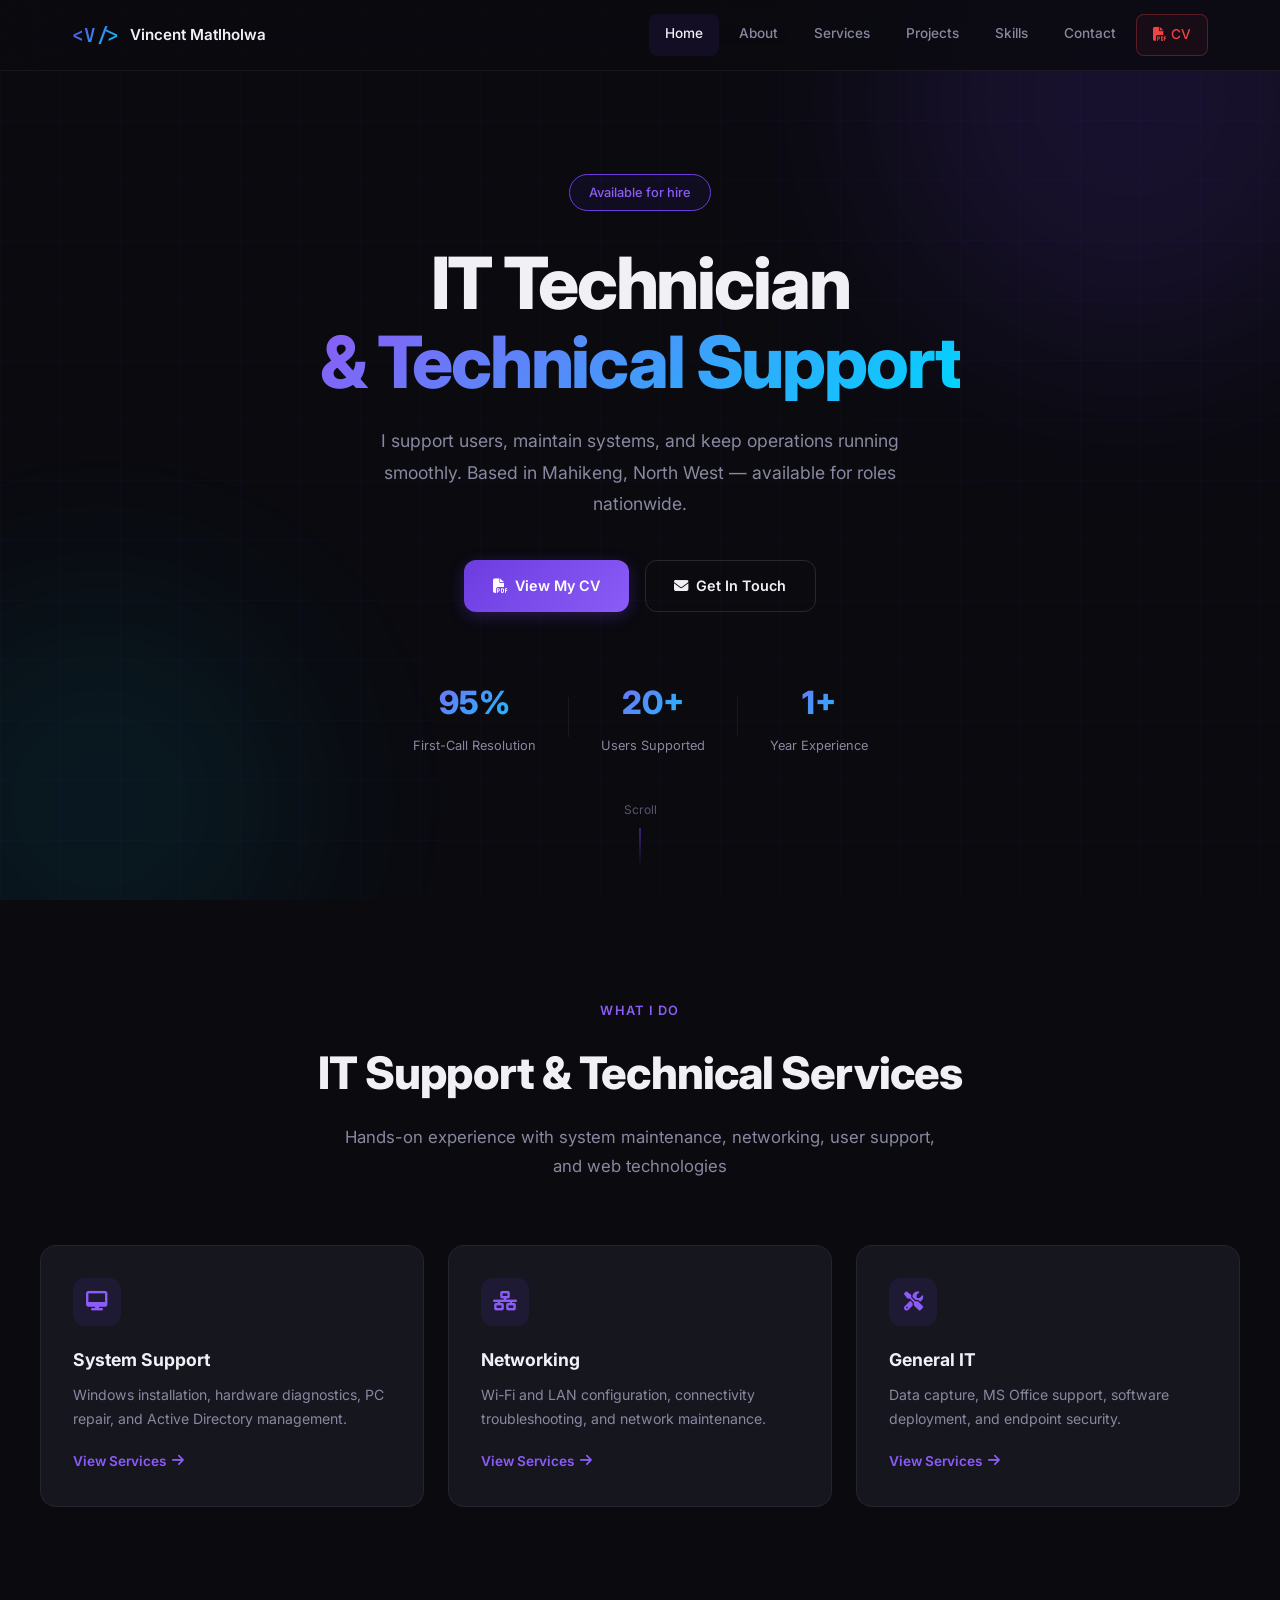
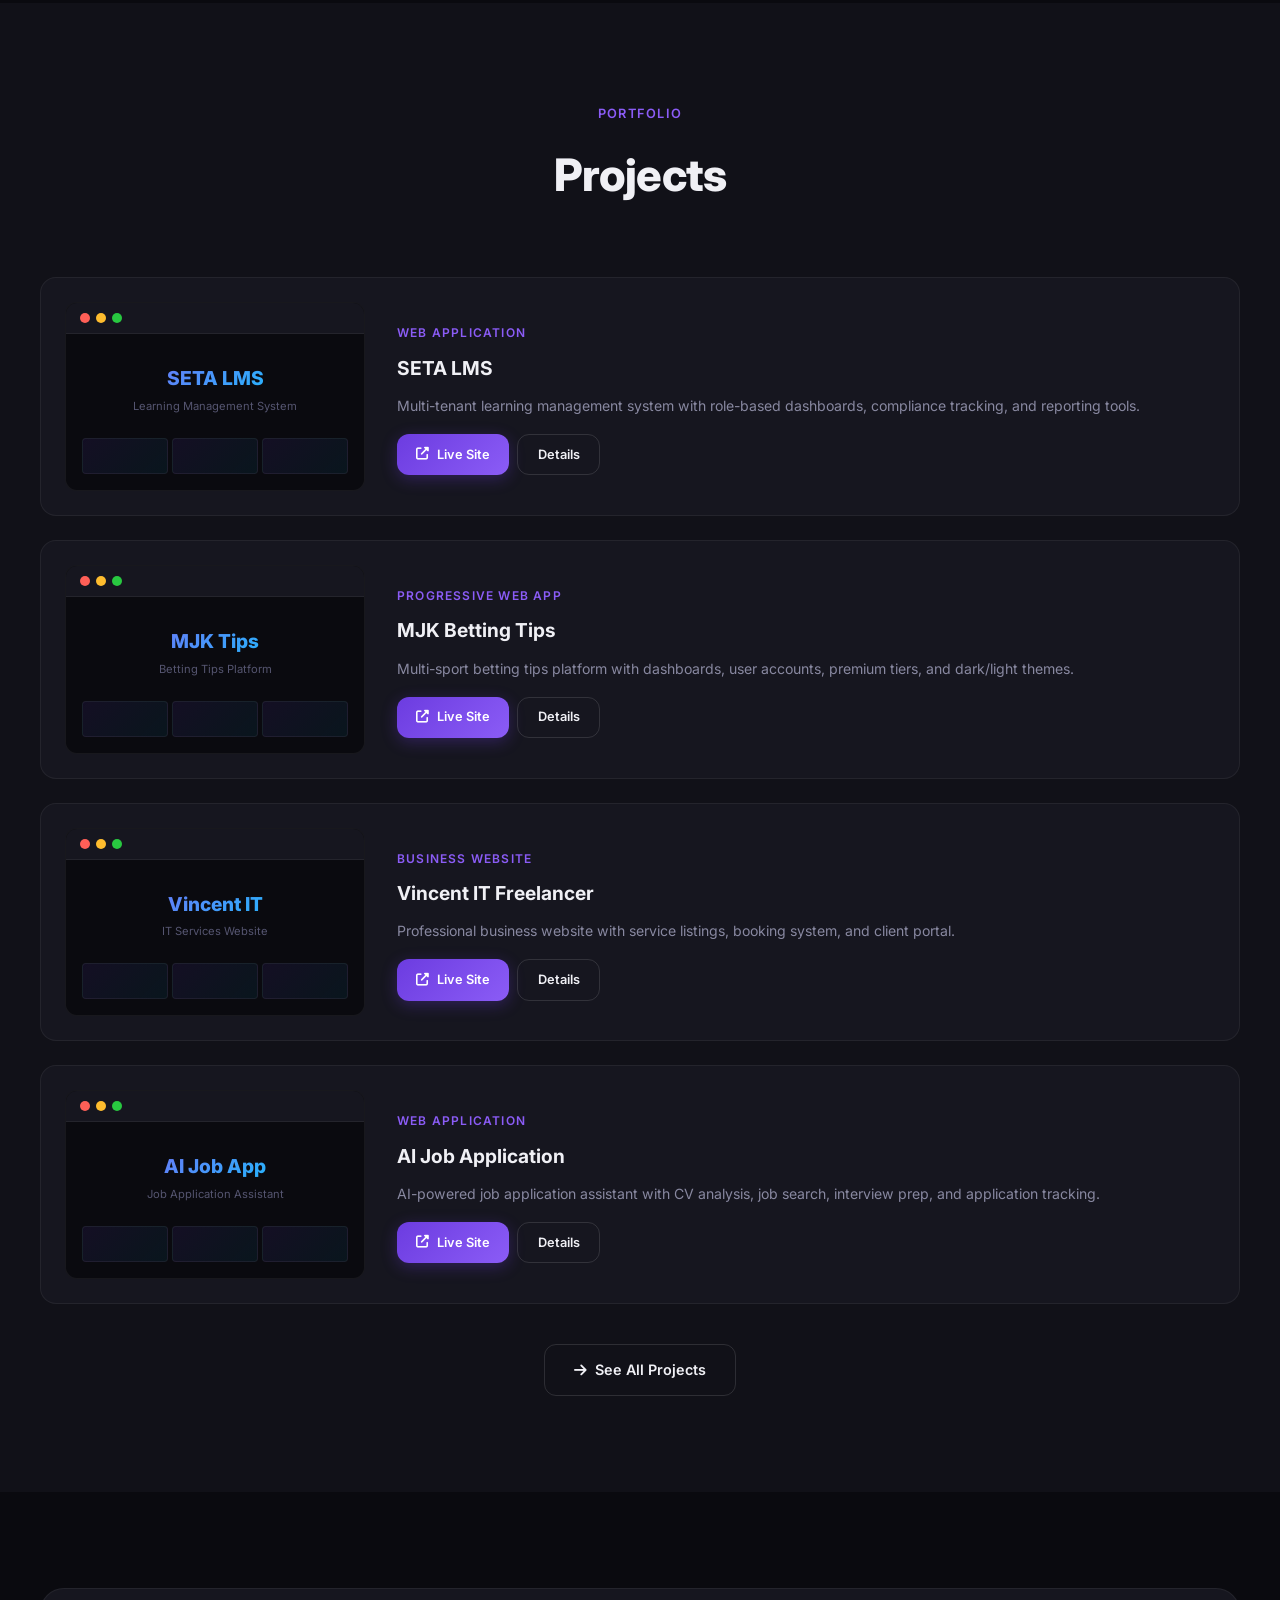
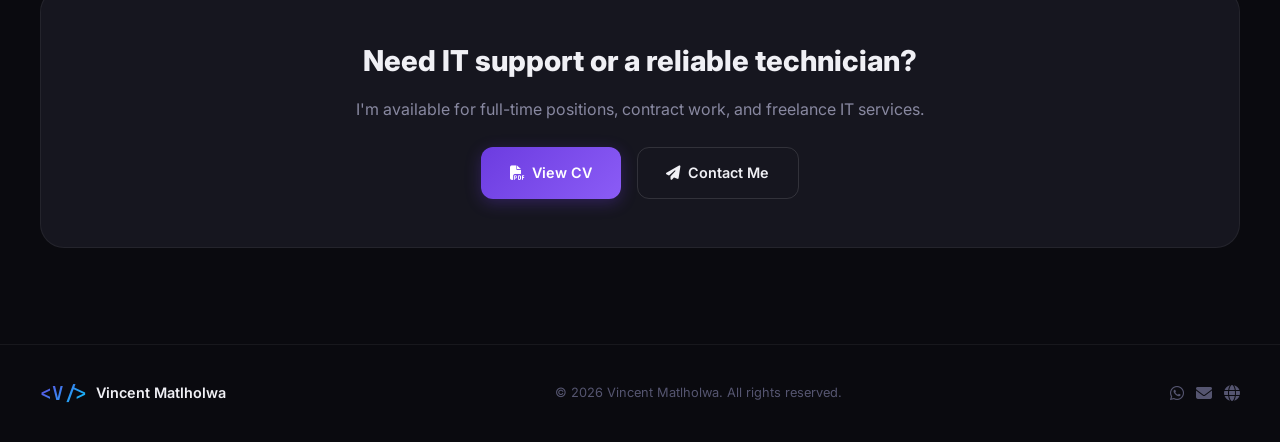
<file: index.html>
<!DOCTYPE html>
<html lang="en">
<head>
    <meta charset="UTF-8">
    <meta name="viewport" content="width=device-width, initial-scale=1.0">
    <title>Vincent Matlholwa — IT Technician</title>
    <meta name="description" content="IT technician providing technical support, system maintenance, and network administration. Based in Mahikeng, South Africa.">
    <meta name="theme-color" content="#6c3ce0">
    <link rel="preconnect" href="https://fonts.googleapis.com">
    <link rel="preconnect" href="https://fonts.gstatic.com" crossorigin>
    <link href="https://fonts.googleapis.com/css2?family=Inter:wght@300;400;500;600;700;800;900&family=JetBrains+Mono:wght@400;600&display=swap" rel="stylesheet">
    <link rel="stylesheet" href="https://cdnjs.cloudflare.com/ajax/libs/font-awesome/6.5.1/css/all.min.css">
    <link rel="stylesheet" href="styles.css">
</head>
<body>

<nav class="navbar" id="navbar">
    <div class="nav-container">
        <a href="index.html" class="nav-logo">
            <span class="logo-icon">&lt;V/&gt;</span>
            <span class="logo-text">Vincent Matlholwa</span>
        </a>
        <div class="nav-links" id="navLinks">
            <a href="index.html" class="nav-link active">Home</a>
            <a href="about.html" class="nav-link">About</a>
            <a href="services.html" class="nav-link">Services</a>
            <a href="projects.html" class="nav-link">Projects</a>
            <a href="skills.html" class="nav-link">Skills</a>
            <a href="contact.html" class="nav-link">Contact</a>
            <a href="CV_Matlholwa.MV.pdf" target="_blank" class="nav-link nav-link-cv"><i class="fas fa-file-pdf"></i> CV</a>
        </div>
        <button class="nav-toggle" id="navToggle" aria-label="Toggle menu">
            <span></span><span></span><span></span>
        </button>
    </div>
</nav>

<section class="hero" id="hero">
    <div class="hero-bg">
        <div class="hero-grid"></div>
        <div class="hero-glow hero-glow-1"></div>
        <div class="hero-glow hero-glow-2"></div>
    </div>
    <div class="hero-content">
        <div class="hero-badge">Available for hire</div>
        <h1 class="hero-title">
            <span class="hero-line">IT Technician</span>
            <span class="hero-line gradient-text">& Technical Support</span>
        </h1>
        <p class="hero-desc">I support users, maintain systems, and keep operations running smoothly. Based in Mahikeng, North West — available for roles nationwide.</p>
        <div class="hero-actions">
            <a href="CV_Matlholwa.MV.pdf" target="_blank" class="btn btn-primary"><i class="fas fa-file-pdf"></i> View My CV</a>
            <a href="contact.html" class="btn btn-outline"><i class="fas fa-envelope"></i> Get In Touch</a>
        </div>
        <div class="hero-stats">
            <div class="stat">
                <span class="stat-number">95%</span>
                <span class="stat-label">First-Call Resolution</span>
            </div>
            <div class="stat-divider"></div>
            <div class="stat">
                <span class="stat-number">20+</span>
                <span class="stat-label">Users Supported</span>
            </div>
            <div class="stat-divider"></div>
            <div class="stat">
                <span class="stat-number">1+</span>
                <span class="stat-label">Year Experience</span>
            </div>
        </div>
    </div>
    <div class="scroll-indicator">
        <span>Scroll</span>
        <div class="scroll-line"></div>
    </div>
</section>

<section class="section">
    <div class="container">
        <div class="section-header">
            <span class="section-tag">What I Do</span>
            <h2 class="section-title">IT Support & Technical Services</h2>
            <p class="section-subtitle">Hands-on experience with system maintenance, networking, user support, and web technologies</p>
        </div>
        <div class="home-cards">
            <a href="services.html" class="home-card">
                <div class="home-card-icon"><i class="fas fa-desktop"></i></div>
                <h3>System Support</h3>
                <p>Windows installation, hardware diagnostics, PC repair, and Active Directory management.</p>
                <span class="home-card-link">View Services <i class="fas fa-arrow-right"></i></span>
            </a>
            <a href="services.html" class="home-card">
                <div class="home-card-icon"><i class="fas fa-network-wired"></i></div>
                <h3>Networking</h3>
                <p>Wi-Fi and LAN configuration, connectivity troubleshooting, and network maintenance.</p>
                <span class="home-card-link">View Services <i class="fas fa-arrow-right"></i></span>
            </a>
            <a href="services.html" class="home-card">
                <div class="home-card-icon"><i class="fas fa-tools"></i></div>
                <h3>General IT</h3>
                <p>Data capture, MS Office support, software deployment, and endpoint security.</p>
                <span class="home-card-link">View Services <i class="fas fa-arrow-right"></i></span>
            </a>
        </div>
    </div>
</section>

<section class="section section-dark">
    <div class="container">
        <div class="section-header">
            <span class="section-tag">Portfolio</span>
            <h2 class="section-title">Projects</h2>
        </div>
        <div class="home-projects">
            <div class="home-project-card">
                <div class="home-project-mockup">
                    <div class="mockup-bar"><span class="dot red"></span><span class="dot yellow"></span><span class="dot green"></span></div>
                    <div class="mockup-body-compact">
                        <div class="mpc-hero">
                            <div class="mpc-title gradient-text">SETA LMS</div>
                            <div class="mpc-sub">Learning Management System</div>
                        </div>
                        <div class="mpc-cards"><div class="mpc"></div><div class="mpc"></div><div class="mpc"></div></div>
                    </div>
                </div>
                <div class="home-project-info">
                    <span class="project-type">Web Application</span>
                    <h3>SETA LMS</h3>
                    <p>Multi-tenant learning management system with role-based dashboards, compliance tracking, and reporting tools.</p>
                    <div class="home-project-links">
                        <a href="https://seta-lms.onrender.com" target="_blank" class="btn btn-sm btn-primary"><i class="fas fa-external-link-alt"></i> Live Site</a>
                        <a href="projects.html" class="btn btn-sm btn-outline">Details</a>
                    </div>
                </div>
            </div>
            <div class="home-project-card">
                <div class="home-project-mockup">
                    <div class="mockup-bar"><span class="dot red"></span><span class="dot yellow"></span><span class="dot green"></span></div>
                    <div class="mockup-body-compact">
                        <div class="mpc-hero">
                            <div class="mpc-title gradient-text">MJK Tips</div>
                            <div class="mpc-sub">Betting Tips Platform</div>
                        </div>
                        <div class="mpc-cards"><div class="mpc"></div><div class="mpc"></div><div class="mpc"></div></div>
                    </div>
                </div>
                <div class="home-project-info">
                    <span class="project-type">Progressive Web App</span>
                    <h3>MJK Betting Tips</h3>
                    <p>Multi-sport betting tips platform with dashboards, user accounts, premium tiers, and dark/light themes.</p>
                    <div class="home-project-links">
                        <a href="https://mjkbettingtips.onrender.com" target="_blank" class="btn btn-sm btn-primary"><i class="fas fa-external-link-alt"></i> Live Site</a>
                        <a href="projects.html" class="btn btn-sm btn-outline">Details</a>
                    </div>
                </div>
            </div>
            <div class="home-project-card">
                <div class="home-project-mockup">
                    <div class="mockup-bar"><span class="dot red"></span><span class="dot yellow"></span><span class="dot green"></span></div>
                    <div class="mockup-body-compact">
                        <div class="mpc-hero">
                            <div class="mpc-title gradient-text">Vincent IT</div>
                            <div class="mpc-sub">IT Services Website</div>
                        </div>
                        <div class="mpc-cards"><div class="mpc"></div><div class="mpc"></div><div class="mpc"></div></div>
                    </div>
                </div>
                <div class="home-project-info">
                    <span class="project-type">Business Website</span>
                    <h3>Vincent IT Freelancer</h3>
                    <p>Professional business website with service listings, booking system, and client portal.</p>
                    <div class="home-project-links">
                        <a href="https://vincent-it-freelancer.onrender.com" target="_blank" class="btn btn-sm btn-primary"><i class="fas fa-external-link-alt"></i> Live Site</a>
                        <a href="projects.html" class="btn btn-sm btn-outline">Details</a>
                    </div>
                </div>
            </div>
            <div class="home-project-card">
                <div class="home-project-mockup">
                    <div class="mockup-bar"><span class="dot red"></span><span class="dot yellow"></span><span class="dot green"></span></div>
                    <div class="mockup-body-compact">
                        <div class="mpc-hero">
                            <div class="mpc-title gradient-text">AI Job App</div>
                            <div class="mpc-sub">Job Application Assistant</div>
                        </div>
                        <div class="mpc-cards"><div class="mpc"></div><div class="mpc"></div><div class="mpc"></div></div>
                    </div>
                </div>
                <div class="home-project-info">
                    <span class="project-type">Web Application</span>
                    <h3>AI Job Application</h3>
                    <p>AI-powered job application assistant with CV analysis, job search, interview prep, and application tracking.</p>
                    <div class="home-project-links">
                        <a href="https://ai-job-application-p239.onrender.com" target="_blank" class="btn btn-sm btn-primary"><i class="fas fa-external-link-alt"></i> Live Site</a>
                        <a href="projects.html" class="btn btn-sm btn-outline">Details</a>
                    </div>
                </div>
            </div>
        </div>
        <div style="text-align:center;margin-top:2.5rem">
            <a href="projects.html" class="btn btn-outline"><i class="fas fa-arrow-right"></i> See All Projects</a>
        </div>
    </div>
</section>

<section class="section">
    <div class="container">
        <div class="cta-block">
            <h2>Need IT support or a reliable technician?</h2>
            <p>I'm available for full-time positions, contract work, and freelance IT services.</p>
            <div class="hero-actions" style="margin-bottom:0">
                <a href="CV_Matlholwa.MV.pdf" target="_blank" class="btn btn-primary"><i class="fas fa-file-pdf"></i> View CV</a>
                <a href="contact.html" class="btn btn-outline"><i class="fas fa-paper-plane"></i> Contact Me</a>
            </div>
        </div>
    </div>
</section>

<footer class="footer">
    <div class="container">
        <div class="footer-content">
            <div class="footer-brand">
                <span class="logo-icon">&lt;V/&gt;</span>
                <span>Vincent Matlholwa</span>
            </div>
            <p class="footer-copy">&copy; 2026 Vincent Matlholwa. All rights reserved.</p>
            <div class="footer-links">
                <a href="https://wa.me/27677834591" target="_blank"><i class="fab fa-whatsapp"></i></a>
                <a href="mailto:vincentmatlholwa@gmail.com"><i class="fas fa-envelope"></i></a>
                <a href="https://vincent-it-freelancer.onrender.com" target="_blank"><i class="fas fa-globe"></i></a>
            </div>
        </div>
    </div>
</footer>

<button class="scroll-top" id="scrollTop" aria-label="Scroll to top"><i class="fas fa-arrow-up"></i></button>
<script src="script.js"></script>
</body>
</html>
</file>
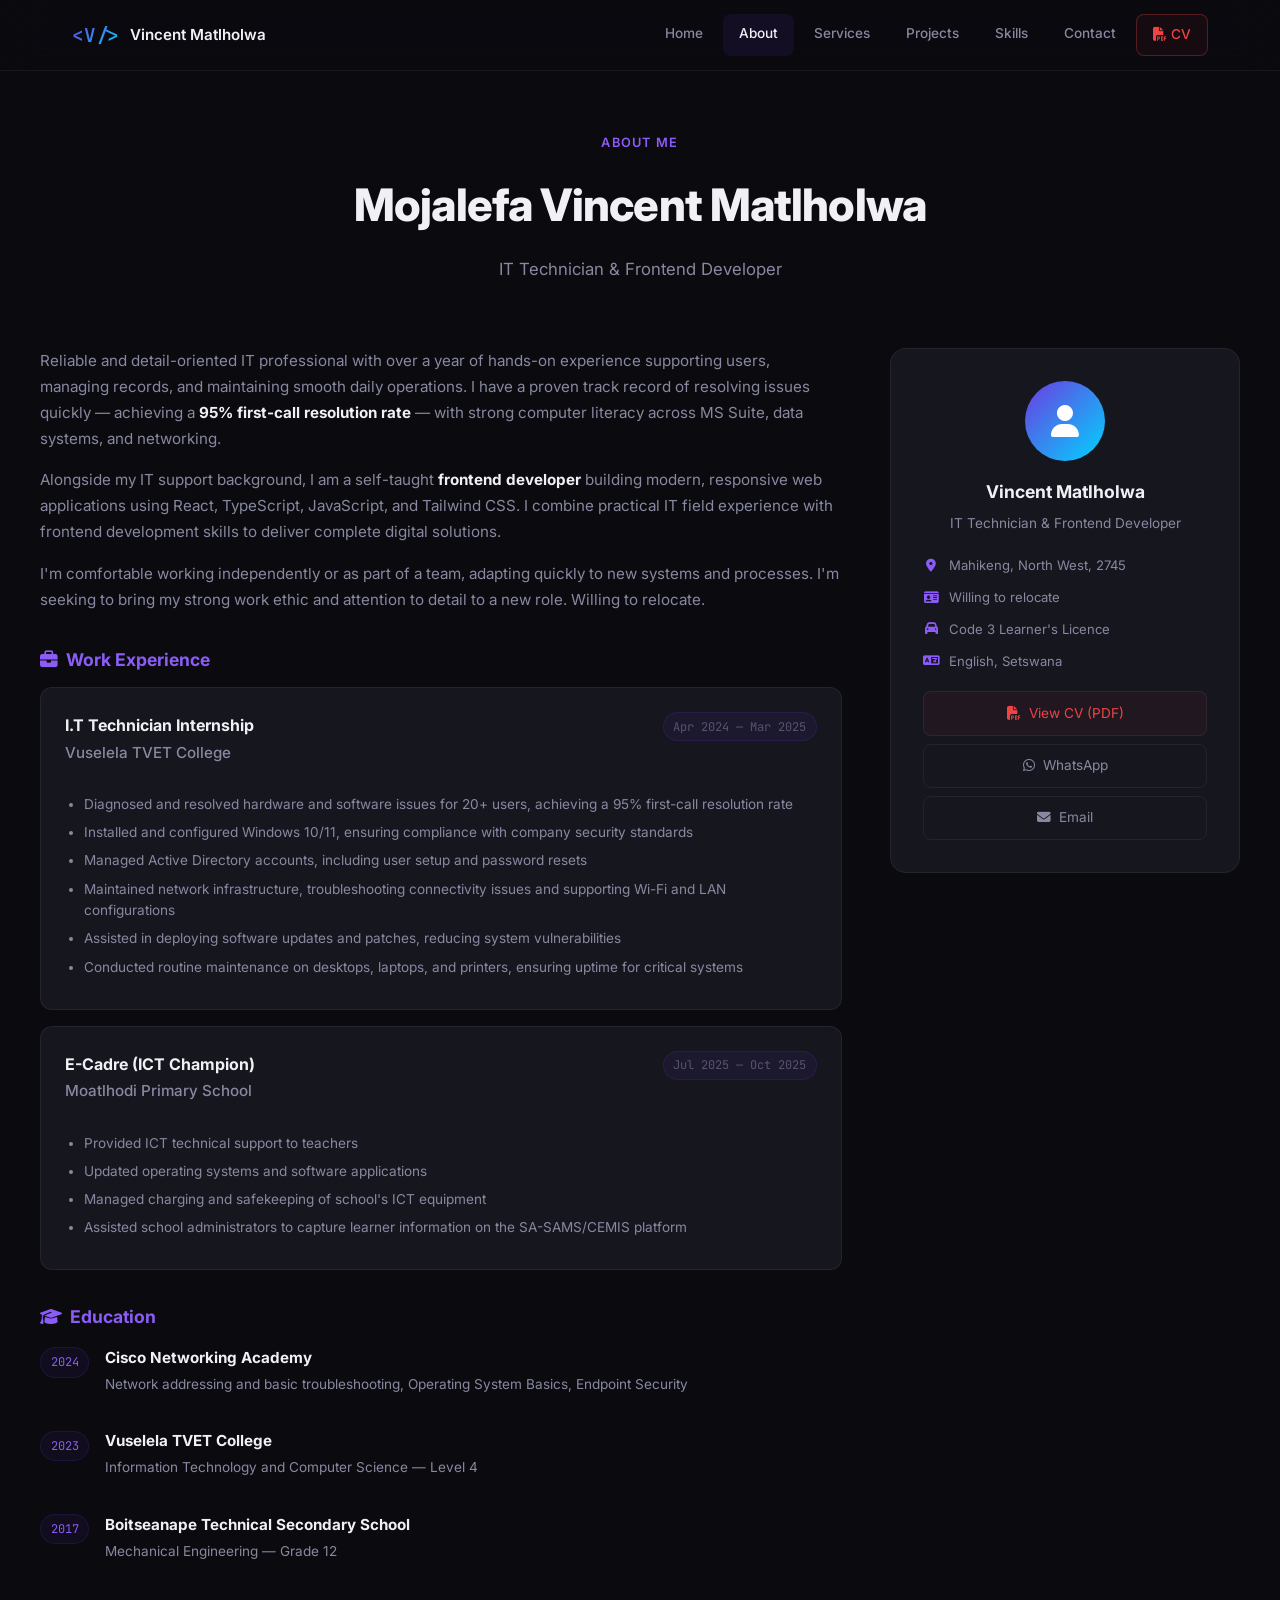
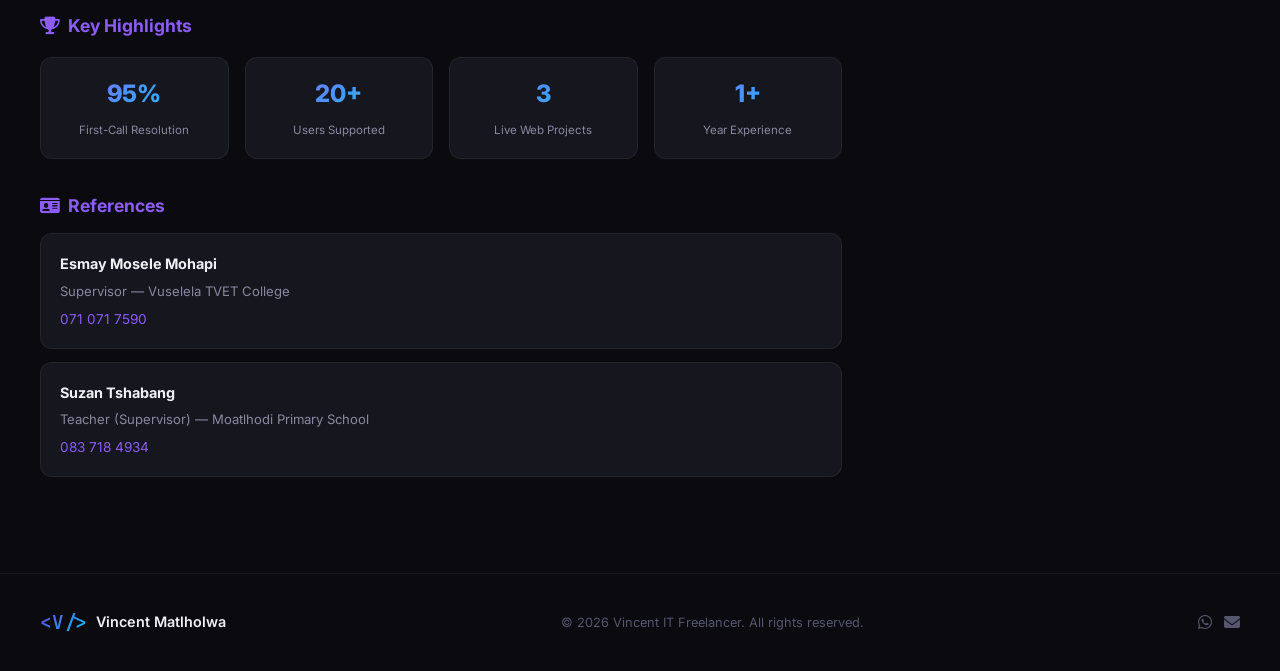
<file: about.html>
<!DOCTYPE html>
<html lang="en">
<head>
    <meta charset="UTF-8">
    <meta name="viewport" content="width=device-width, initial-scale=1.0">
    <title>About — Vincent Matlholwa</title>
    <meta name="description" content="About Vincent Matlholwa — IT technician, frontend developer, and technical support specialist based in Mahikeng, South Africa.">
    <link rel="preconnect" href="https://fonts.googleapis.com">
    <link rel="preconnect" href="https://fonts.gstatic.com" crossorigin>
    <link href="https://fonts.googleapis.com/css2?family=Inter:wght@300;400;500;600;700;800;900&family=JetBrains+Mono:wght@400;600&display=swap" rel="stylesheet">
    <link rel="stylesheet" href="https://cdnjs.cloudflare.com/ajax/libs/font-awesome/6.5.1/css/all.min.css">
    <link rel="stylesheet" href="styles.css">
</head>
<body>

<nav class="navbar" id="navbar">
    <div class="nav-container">
        <a href="index.html" class="nav-logo">
            <span class="logo-icon">&lt;V/&gt;</span>
            <span class="logo-text">Vincent Matlholwa</span>
        </a>
        <div class="nav-links" id="navLinks">
            <a href="index.html" class="nav-link">Home</a>
            <a href="about.html" class="nav-link active">About</a>
            <a href="services.html" class="nav-link">Services</a>
            <a href="projects.html" class="nav-link">Projects</a>
            <a href="skills.html" class="nav-link">Skills</a>
            <a href="contact.html" class="nav-link">Contact</a>
            <a href="CV_Matlholwa.MV.pdf" target="_blank" class="nav-link nav-link-cv"><i class="fas fa-file-pdf"></i> CV</a>
        </div>
        <button class="nav-toggle" id="navToggle" aria-label="Toggle menu">
            <span></span><span></span><span></span>
        </button>
    </div>
</nav>

<section class="section page-top">
    <div class="container">
        <div class="section-header">
            <span class="section-tag">About Me</span>
            <h2 class="section-title">Mojalefa Vincent Matlholwa</h2>
            <p class="section-subtitle">IT Technician & Frontend Developer</p>
        </div>
        <div class="about-grid">
            <div class="about-text">
                <p>Reliable and detail-oriented IT professional with over a year of hands-on experience supporting users, managing records, and maintaining smooth daily operations. I have a proven track record of resolving issues quickly — achieving a <strong>95% first-call resolution rate</strong> — with strong computer literacy across MS Suite, data systems, and networking.</p>
                <p>Alongside my IT support background, I am a self-taught <strong>frontend developer</strong> building modern, responsive web applications using React, TypeScript, JavaScript, and Tailwind CSS. I combine practical IT field experience with frontend development skills to deliver complete digital solutions.</p>
                <p>I'm comfortable working independently or as part of a team, adapting quickly to new systems and processes. I'm seeking to bring my strong work ethic and attention to detail to a new role. Willing to relocate.</p>

                <h2 class="about-heading"><i class="fas fa-briefcase"></i> Work Experience</h2>

                <div class="experience-card">
                    <div class="exp-header">
                        <div>
                            <h3>I.T Technician Internship</h3>
                            <p class="exp-company">Vuselela TVET College</p>
                        </div>
                        <span class="exp-date">Apr 2024 — Mar 2025</span>
                    </div>
                    <ul class="exp-list">
                        <li>Diagnosed and resolved hardware and software issues for 20+ users, achieving a 95% first-call resolution rate</li>
                        <li>Installed and configured Windows 10/11, ensuring compliance with company security standards</li>
                        <li>Managed Active Directory accounts, including user setup and password resets</li>
                        <li>Maintained network infrastructure, troubleshooting connectivity issues and supporting Wi-Fi and LAN configurations</li>
                        <li>Assisted in deploying software updates and patches, reducing system vulnerabilities</li>
                        <li>Conducted routine maintenance on desktops, laptops, and printers, ensuring uptime for critical systems</li>
                    </ul>
                </div>

                <div class="experience-card">
                    <div class="exp-header">
                        <div>
                            <h3>E-Cadre (ICT Champion)</h3>
                            <p class="exp-company">Moatlhodi Primary School</p>
                        </div>
                        <span class="exp-date">Jul 2025 — Oct 2025</span>
                    </div>
                    <ul class="exp-list">
                        <li>Provided ICT technical support to teachers</li>
                        <li>Updated operating systems and software applications</li>
                        <li>Managed charging and safekeeping of school's ICT equipment</li>
                        <li>Assisted school administrators to capture learner information on the SA-SAMS/CEMIS platform</li>
                    </ul>
                </div>

                <h2 class="about-heading"><i class="fas fa-graduation-cap"></i> Education</h2>

                <div class="education-list">
                    <div class="edu-item">
                        <div class="edu-year">2024</div>
                        <div>
                            <h3>Cisco Networking Academy</h3>
                            <p>Network addressing and basic troubleshooting, Operating System Basics, Endpoint Security</p>
                        </div>
                    </div>
                    <div class="edu-item">
                        <div class="edu-year">2023</div>
                        <div>
                            <h3>Vuselela TVET College</h3>
                            <p>Information Technology and Computer Science — Level 4</p>
                        </div>
                    </div>
                    <div class="edu-item">
                        <div class="edu-year">2017</div>
                        <div>
                            <h3>Boitseanape Technical Secondary School</h3>
                            <p>Mechanical Engineering — Grade 12</p>
                        </div>
                    </div>
                </div>

                <h2 class="about-heading"><i class="fas fa-trophy"></i> Key Highlights</h2>
                <div class="about-stats">
                    <div class="about-stat">
                        <span class="about-stat-num">95%</span>
                        <span class="about-stat-label">First-Call Resolution</span>
                    </div>
                    <div class="about-stat">
                        <span class="about-stat-num">20+</span>
                        <span class="about-stat-label">Users Supported</span>
                    </div>
                    <div class="about-stat">
                        <span class="about-stat-num">3</span>
                        <span class="about-stat-label">Live Web Projects</span>
                    </div>
                    <div class="about-stat">
                        <span class="about-stat-num">1+</span>
                        <span class="about-stat-label">Year Experience</span>
                    </div>
                </div>

                <h2 class="about-heading"><i class="fas fa-id-card"></i> References</h2>
                <div class="reference-list">
                    <div class="ref-item">
                        <strong>Esmay Mosele Mohapi</strong>
                        <p>Supervisor — Vuselela TVET College</p>
                        <a href="tel:0710717590">071 071 7590</a>
                    </div>
                    <div class="ref-item">
                        <strong>Suzan Tshabang</strong>
                        <p>Teacher (Supervisor) — Moatlhodi Primary School</p>
                        <a href="tel:0837184934">083 718 4934</a>
                    </div>
                </div>
            </div>

            <div class="about-card">
                <div class="about-card-inner">
                    <div class="about-avatar"><i class="fas fa-user"></i></div>
                    <h3>Vincent Matlholwa</h3>
                    <p class="about-role">IT Technician & Frontend Developer</p>
                    <div class="about-details">
                        <div class="about-detail"><i class="fas fa-map-marker-alt"></i><span>Mahikeng, North West, 2745</span></div>
                        <div class="about-detail"><i class="fas fa-id-card"></i><span>Willing to relocate</span></div>
                        <div class="about-detail"><i class="fas fa-car"></i><span>Code 3 Learner's Licence</span></div>
                        <div class="about-detail"><i class="fas fa-language"></i><span>English, Setswana</span></div>
                    </div>
                    <div class="about-links">
                        <a href="CV_Matlholwa.MV.pdf" target="_blank" class="about-link about-link-cv"><i class="fas fa-file-pdf"></i> View CV (PDF)</a>
                        <a href="https://wa.me/27677834591" target="_blank" class="about-link"><i class="fab fa-whatsapp"></i> WhatsApp</a>
                        <a href="mailto:vincentmatlholwa@gmail.com" class="about-link"><i class="fas fa-envelope"></i> Email</a>
                    </div>
                </div>
            </div>
        </div>
    </div>
</section>

<footer class="footer">
    <div class="container">
        <div class="footer-content">
            <div class="footer-brand">
                <span class="logo-icon">&lt;V/&gt;</span>
                <span>Vincent Matlholwa</span>
            </div>
            <p class="footer-copy">&copy; 2026 Vincent IT Freelancer. All rights reserved.</p>
            <div class="footer-links">
                <a href="https://wa.me/27677834591" target="_blank"><i class="fab fa-whatsapp"></i></a>
                <a href="mailto:vincentmatlholwa@gmail.com"><i class="fas fa-envelope"></i></a>
            </div>
        </div>
    </div>
</footer>

<button class="scroll-top" id="scrollTop" aria-label="Scroll to top"><i class="fas fa-arrow-up"></i></button>
<script src="script.js"></script>
</body>
</html>
</file>
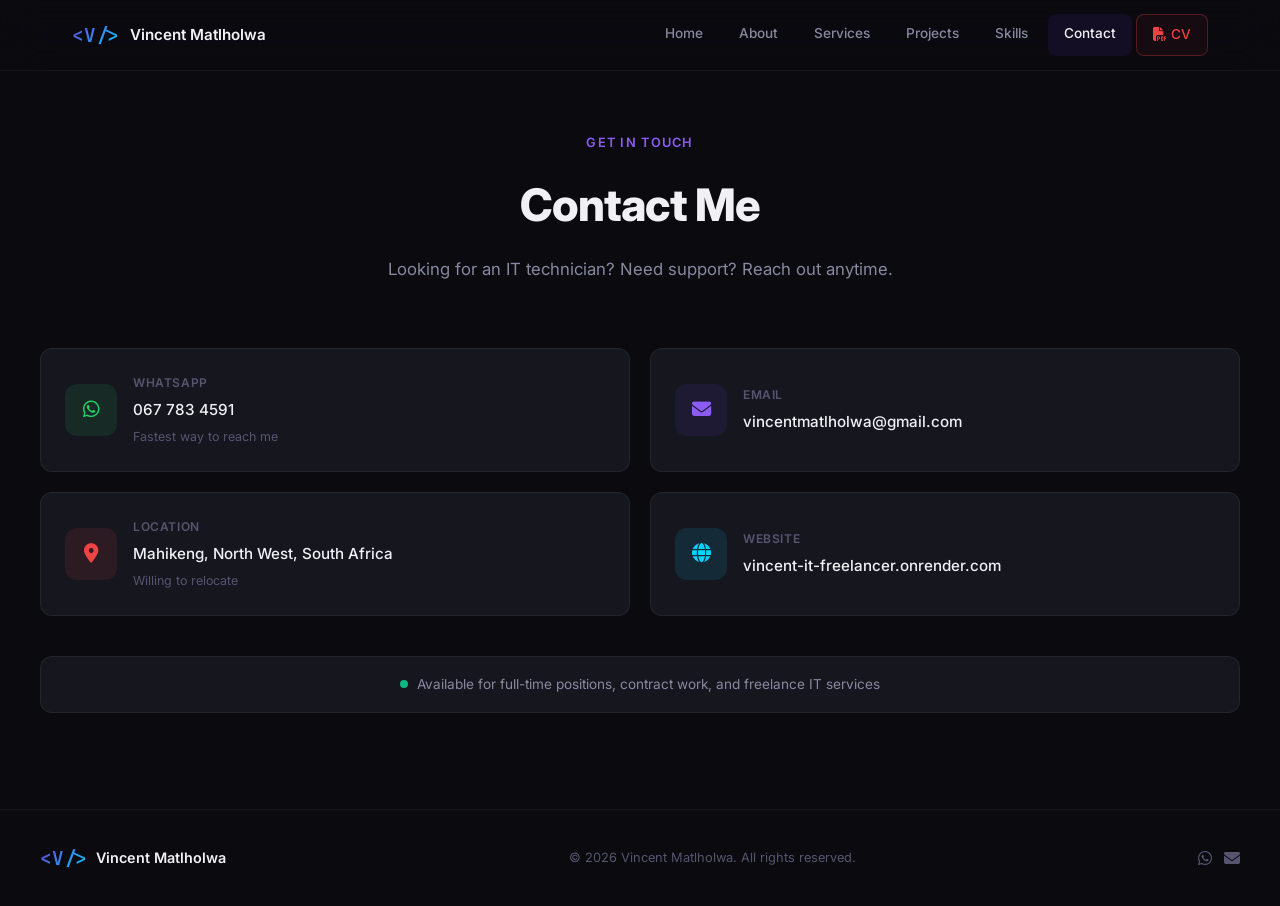
<file: contact.html>
<!DOCTYPE html>
<html lang="en">
<head>
    <meta charset="UTF-8">
    <meta name="viewport" content="width=device-width, initial-scale=1.0">
    <title>Contact — Vincent Matlholwa</title>
    <meta name="description" content="Get in touch with Vincent Matlholwa — IT technician available for hire. Contact via WhatsApp, email, or the form below.">
    <link rel="preconnect" href="https://fonts.googleapis.com">
    <link rel="preconnect" href="https://fonts.gstatic.com" crossorigin>
    <link href="https://fonts.googleapis.com/css2?family=Inter:wght@300;400;500;600;700;800;900&family=JetBrains+Mono:wght@400;600&display=swap" rel="stylesheet">
    <link rel="stylesheet" href="https://cdnjs.cloudflare.com/ajax/libs/font-awesome/6.5.1/css/all.min.css">
    <link rel="stylesheet" href="styles.css">
</head>
<body>

<nav class="navbar" id="navbar">
    <div class="nav-container">
        <a href="index.html" class="nav-logo">
            <span class="logo-icon">&lt;V/&gt;</span>
            <span class="logo-text">Vincent Matlholwa</span>
        </a>
        <div class="nav-links" id="navLinks">
            <a href="index.html" class="nav-link">Home</a>
            <a href="about.html" class="nav-link">About</a>
            <a href="services.html" class="nav-link">Services</a>
            <a href="projects.html" class="nav-link">Projects</a>
            <a href="skills.html" class="nav-link">Skills</a>
            <a href="contact.html" class="nav-link active">Contact</a>
            <a href="CV_Matlholwa.MV.pdf" target="_blank" class="nav-link nav-link-cv"><i class="fas fa-file-pdf"></i> CV</a>
        </div>
        <button class="nav-toggle" id="navToggle" aria-label="Toggle menu">
            <span></span><span></span><span></span>
        </button>
    </div>
</nav>

<section class="section page-top">
    <div class="container">
        <div class="section-header">
            <span class="section-tag">Get In Touch</span>
            <h2 class="section-title">Contact Me</h2>
            <p class="section-subtitle">Looking for an IT technician? Need support? Reach out anytime.</p>
        </div>

        <div class="contact-cards-grid">
            <a href="https://wa.me/27677834591" target="_blank" class="contact-card contact-card-whatsapp">
                <div class="contact-card-icon"><i class="fab fa-whatsapp"></i></div>
                <div class="contact-card-body">
                    <span class="contact-card-label">WhatsApp</span>
                    <span class="contact-card-value">067 783 4591</span>
                    <span class="contact-card-note">Fastest way to reach me</span>
                </div>
                <div class="contact-card-arrow"><i class="fas fa-arrow-right"></i></div>
            </a>

            <a href="mailto:vincentmatlholwa@gmail.com" class="contact-card contact-card-email">
                <div class="contact-card-icon"><i class="fas fa-envelope"></i></div>
                <div class="contact-card-body">
                    <span class="contact-card-label">Email</span>
                    <span class="contact-card-value">vincentmatlholwa@gmail.com</span>
                </div>
                <div class="contact-card-arrow"><i class="fas fa-arrow-right"></i></div>
            </a>

            <div class="contact-card contact-card-location">
                <div class="contact-card-icon"><i class="fas fa-map-marker-alt"></i></div>
                <div class="contact-card-body">
                    <span class="contact-card-label">Location</span>
                    <span class="contact-card-value">Mahikeng, North West, South Africa</span>
                    <span class="contact-card-note">Willing to relocate</span>
                </div>
            </div>

            <a href="https://vincent-it-freelancer.onrender.com" target="_blank" class="contact-card contact-card-website">
                <div class="contact-card-icon"><i class="fas fa-globe"></i></div>
                <div class="contact-card-body">
                    <span class="contact-card-label">Website</span>
                    <span class="contact-card-value">vincent-it-freelancer.onrender.com</span>
                </div>
                <div class="contact-card-arrow"><i class="fas fa-arrow-right"></i></div>
            </a>
        </div>

        <div class="contact-availability">
            <div class="availability-dot"></div>
            <span>Available for full-time positions, contract work, and freelance IT services</span>
        </div>
    </div>
</section>

<footer class="footer">
    <div class="container">
        <div class="footer-content">
            <div class="footer-brand">
                <span class="logo-icon">&lt;V/&gt;</span>
                <span>Vincent Matlholwa</span>
            </div>
            <p class="footer-copy">&copy; 2026 Vincent Matlholwa. All rights reserved.</p>
            <div class="footer-links">
                <a href="https://wa.me/27677834591" target="_blank"><i class="fab fa-whatsapp"></i></a>
                <a href="mailto:vincentmatlholwa@gmail.com"><i class="fas fa-envelope"></i></a>
            </div>
        </div>
    </div>
</footer>

<button class="scroll-top" id="scrollTop" aria-label="Scroll to top"><i class="fas fa-arrow-up"></i></button>
<script src="script.js"></script>
</body>
</html>
</file>
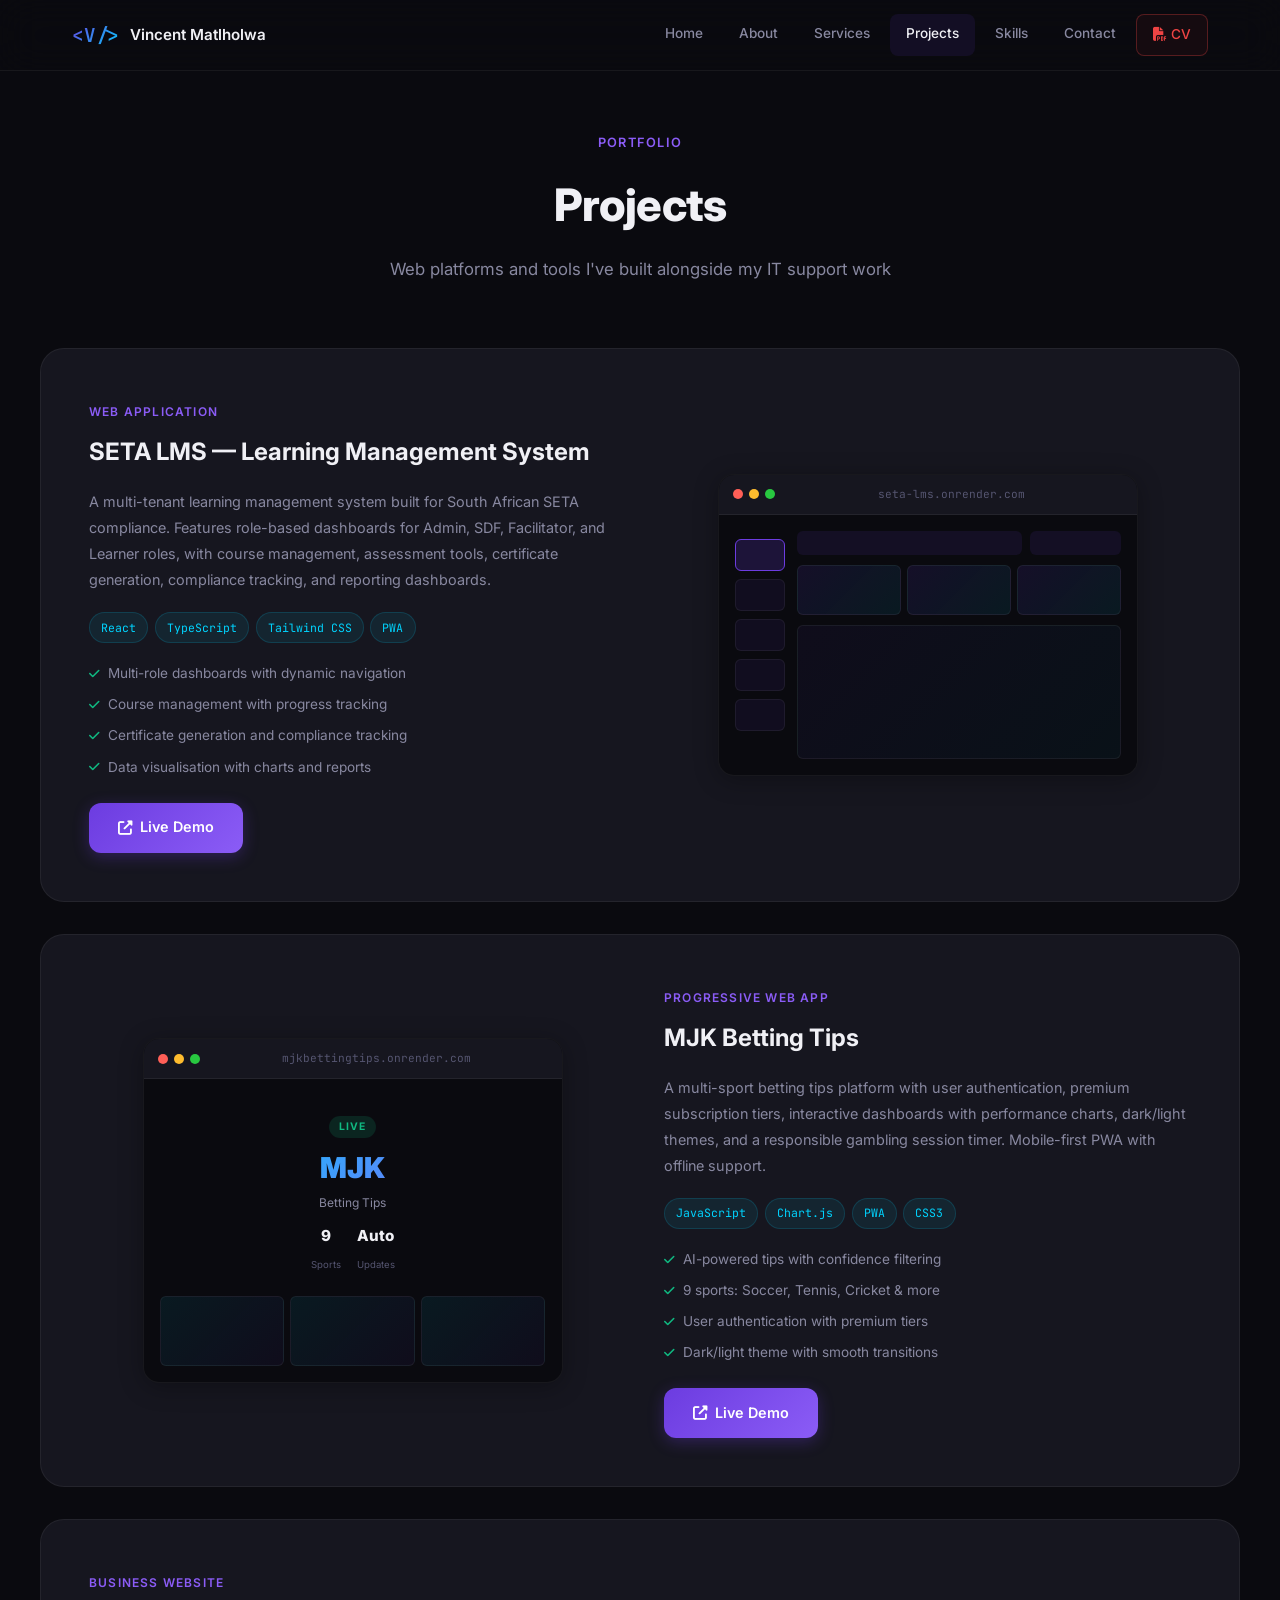
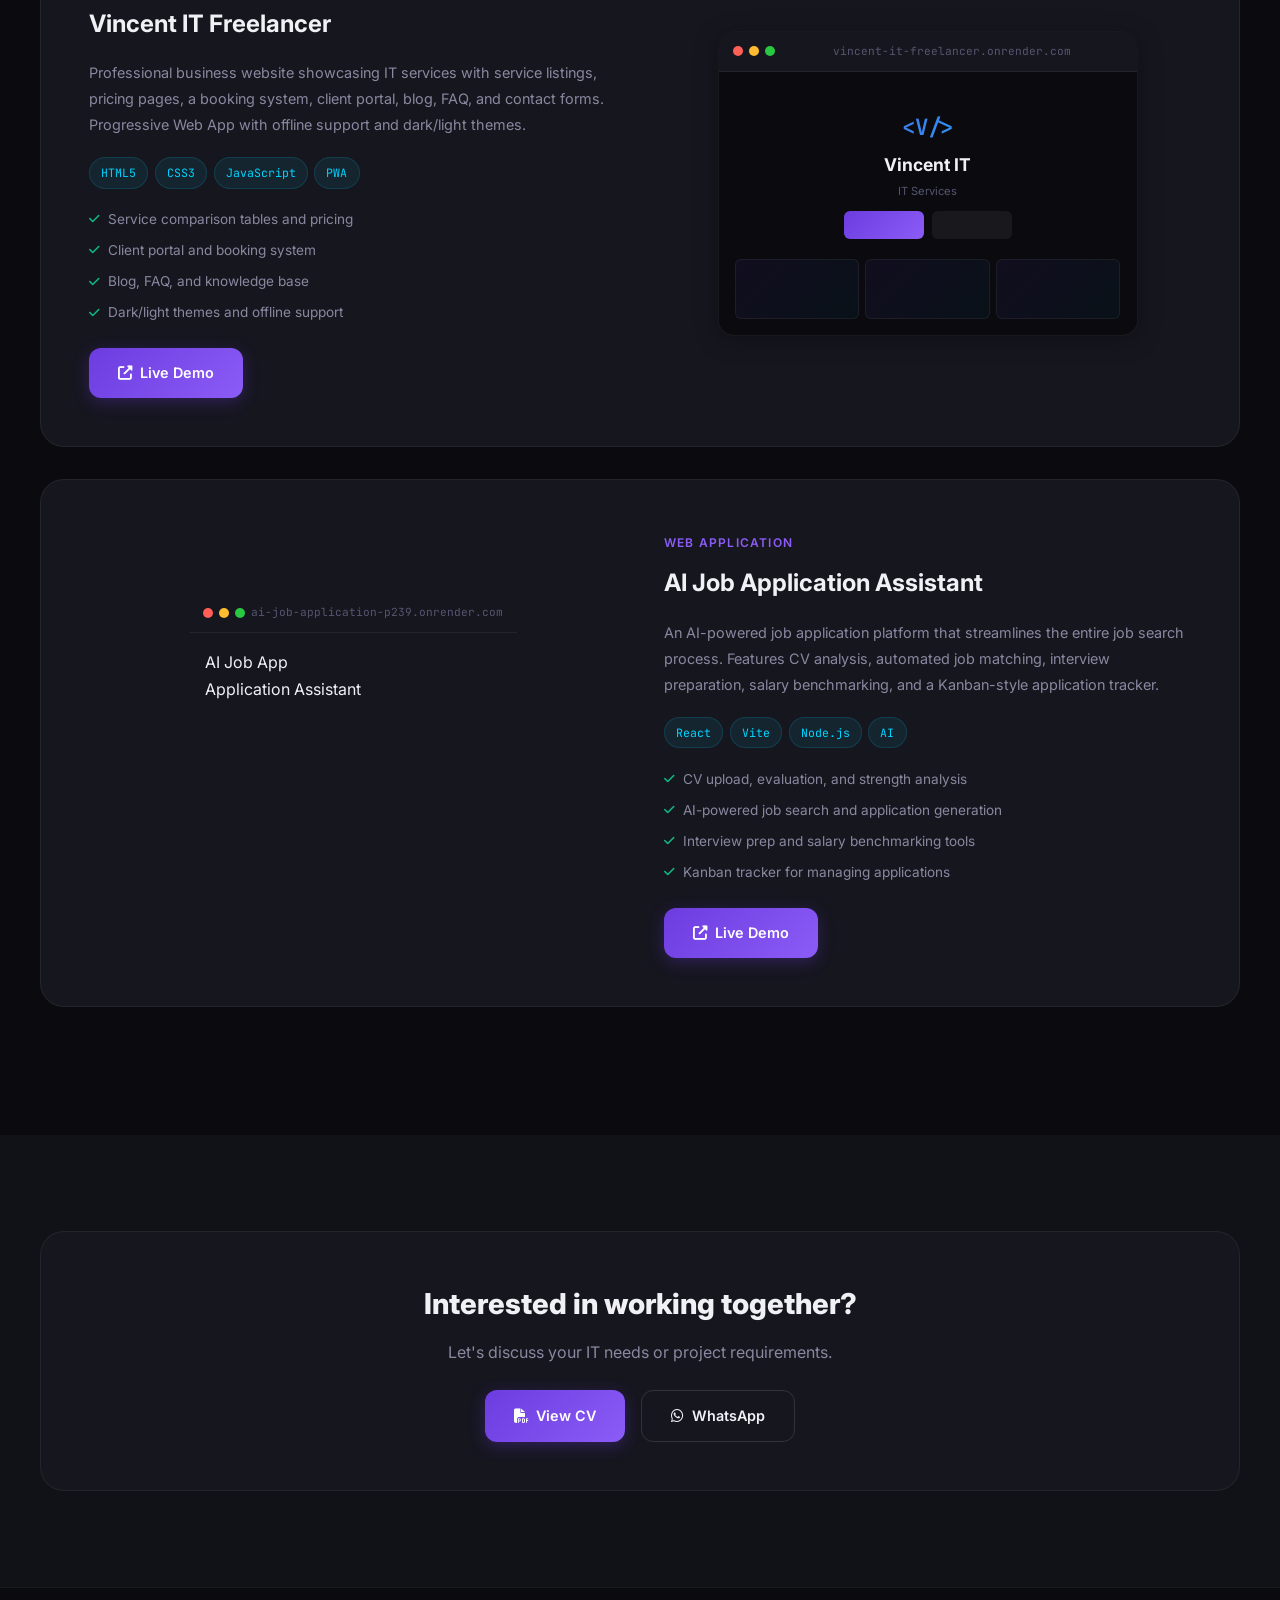
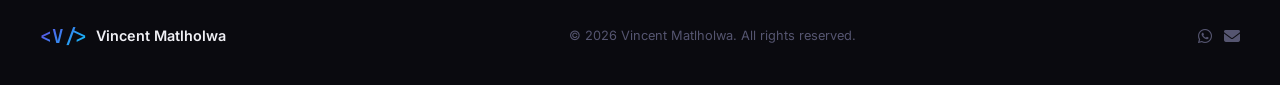
<file: projects.html>
<!DOCTYPE html>
<html lang="en">
<head>
    <meta charset="UTF-8">
    <meta name="viewport" content="width=device-width, initial-scale=1.0">
    <title>Projects — Vincent Matlholwa</title>
    <meta name="description" content="Projects by Vincent Matlholwa — learning management systems, web platforms, and IT service websites.">
    <link rel="preconnect" href="https://fonts.googleapis.com">
    <link rel="preconnect" href="https://fonts.gstatic.com" crossorigin>
    <link href="https://fonts.googleapis.com/css2?family=Inter:wght@300;400;500;600;700;800;900&family=JetBrains+Mono:wght@400;600&display=swap" rel="stylesheet">
    <link rel="stylesheet" href="https://cdnjs.cloudflare.com/ajax/libs/font-awesome/6.5.1/css/all.min.css">
    <link rel="stylesheet" href="styles.css">
</head>
<body>

<nav class="navbar" id="navbar">
    <div class="nav-container">
        <a href="index.html" class="nav-logo">
            <span class="logo-icon">&lt;V/&gt;</span>
            <span class="logo-text">Vincent Matlholwa</span>
        </a>
        <div class="nav-links" id="navLinks">
            <a href="index.html" class="nav-link">Home</a>
            <a href="about.html" class="nav-link">About</a>
            <a href="services.html" class="nav-link">Services</a>
            <a href="projects.html" class="nav-link active">Projects</a>
            <a href="skills.html" class="nav-link">Skills</a>
            <a href="contact.html" class="nav-link">Contact</a>
            <a href="CV_Matlholwa.MV.pdf" target="_blank" class="nav-link nav-link-cv"><i class="fas fa-file-pdf"></i> CV</a>
        </div>
        <button class="nav-toggle" id="navToggle" aria-label="Toggle menu">
            <span></span><span></span><span></span>
        </button>
    </div>
</nav>

<section class="section page-top">
    <div class="container">
        <div class="section-header">
            <span class="section-tag">Portfolio</span>
            <h2 class="section-title">Projects</h2>
            <p class="section-subtitle">Web platforms and tools I've built alongside my IT support work</p>
        </div>

        <!-- Project 1: SETA LMS -->
        <div class="project-card">
            <div class="project-content">
                <div class="project-info">
                    <span class="project-type">Web Application</span>
                    <h3 class="project-title">SETA LMS — Learning Management System</h3>
                    <p class="project-desc">A multi-tenant learning management system built for South African SETA compliance. Features role-based dashboards for Admin, SDF, Facilitator, and Learner roles, with course management, assessment tools, certificate generation, compliance tracking, and reporting dashboards.</p>
                    <div class="project-tech">
                        <span class="tech-tag">React</span>
                        <span class="tech-tag">TypeScript</span>
                        <span class="tech-tag">Tailwind CSS</span>
                        <span class="tech-tag">PWA</span>
                    </div>
                    <div class="project-features">
                        <div class="feature"><i class="fas fa-check"></i> Multi-role dashboards with dynamic navigation</div>
                        <div class="feature"><i class="fas fa-check"></i> Course management with progress tracking</div>
                        <div class="feature"><i class="fas fa-check"></i> Certificate generation and compliance tracking</div>
                        <div class="feature"><i class="fas fa-check"></i> Data visualisation with charts and reports</div>
                    </div>
                    <div class="project-actions">
                        <a href="https://seta-lms.onrender.com" target="_blank" class="btn btn-primary"><i class="fas fa-external-link-alt"></i> Live Demo</a>
                    </div>
                </div>
                <div class="project-visual project-visual-lms">
                    <div class="lms-mockup">
                        <div class="mockup-bar"><span class="dot red"></span><span class="dot yellow"></span><span class="dot green"></span><span class="mockup-url">seta-lms.onrender.com</span></div>
                        <div class="mockup-body">
                            <div class="mockup-sidebar">
                                <div class="sb-item active"></div><div class="sb-item"></div><div class="sb-item"></div><div class="sb-item"></div><div class="sb-item"></div>
                            </div>
                            <div class="mockup-main">
                                <div class="mockup-header-row"><div class="mh-block"></div><div class="mh-block small"></div></div>
                                <div class="mockup-cards"><div class="mc"></div><div class="mc"></div><div class="mc"></div></div>
                                <div class="mockup-chart"></div>
                            </div>
                        </div>
                    </div>
                </div>
            </div>
        </div>

        <!-- Project 2: MJK Betting Tips -->
        <div class="project-card">
            <div class="project-content project-reverse">
                <div class="project-info">
                    <span class="project-type">Progressive Web App</span>
                    <h3 class="project-title">MJK Betting Tips</h3>
                    <p class="project-desc">A multi-sport betting tips platform with user authentication, premium subscription tiers, interactive dashboards with performance charts, dark/light themes, and a responsible gambling session timer. Mobile-first PWA with offline support.</p>
                    <div class="project-tech">
                        <span class="tech-tag">JavaScript</span>
                        <span class="tech-tag">Chart.js</span>
                        <span class="tech-tag">PWA</span>
                        <span class="tech-tag">CSS3</span>
                    </div>
                    <div class="project-features">
                        <div class="feature"><i class="fas fa-check"></i> AI-powered tips with confidence filtering</div>
                        <div class="feature"><i class="fas fa-check"></i> 9 sports: Soccer, Tennis, Cricket & more</div>
                        <div class="feature"><i class="fas fa-check"></i> User authentication with premium tiers</div>
                        <div class="feature"><i class="fas fa-check"></i> Dark/light theme with smooth transitions</div>
                    </div>
                    <div class="project-actions">
                        <a href="https://mjkbettingtips.onrender.com" target="_blank" class="btn btn-primary"><i class="fas fa-external-link-alt"></i> Live Demo</a>
                    </div>
                </div>
                <div class="project-visual project-visual-mjk">
                    <div class="mjk-mockup">
                        <div class="mockup-bar"><span class="dot red"></span><span class="dot yellow"></span><span class="dot green"></span><span class="mockup-url">mjkbettingtips.onrender.com</span></div>
                        <div class="mockup-body mjk-body">
                            <div class="mjk-hero-mock">
                                <div class="mjk-badge-mock">LIVE</div>
                                <div class="mjk-title-mock">MJK</div>
                                <div class="mjk-sub-mock">Betting Tips</div>
                                <div class="mjk-stats-mock">
                                    <div class="mjk-stat-mock"><span class="num">9</span><span class="lbl">Sports</span></div>
                                    <div class="mjk-stat-mock"><span class="num">Auto</span><span class="lbl">Updates</span></div>
                                </div>
                            </div>
                            <div class="mjk-cards-mock"><div class="mjk-card-mock"></div><div class="mjk-card-mock"></div><div class="mjk-card-mock"></div></div>
                        </div>
                    </div>
                </div>
            </div>
        </div>

        <!-- Project 3: Vincent IT Freelancer -->
        <div class="project-card">
            <div class="project-content">
                <div class="project-info">
                    <span class="project-type">Business Website</span>
                    <h3 class="project-title">Vincent IT Freelancer</h3>
                    <p class="project-desc">Professional business website showcasing IT services with service listings, pricing pages, a booking system, client portal, blog, FAQ, and contact forms. Progressive Web App with offline support and dark/light themes.</p>
                    <div class="project-tech">
                        <span class="tech-tag">HTML5</span>
                        <span class="tech-tag">CSS3</span>
                        <span class="tech-tag">JavaScript</span>
                        <span class="tech-tag">PWA</span>
                    </div>
                    <div class="project-features">
                        <div class="feature"><i class="fas fa-check"></i> Service comparison tables and pricing</div>
                        <div class="feature"><i class="fas fa-check"></i> Client portal and booking system</div>
                        <div class="feature"><i class="fas fa-check"></i> Blog, FAQ, and knowledge base</div>
                        <div class="feature"><i class="fas fa-check"></i> Dark/light themes and offline support</div>
                    </div>
                    <div class="project-actions">
                        <a href="https://vincent-it-freelancer.onrender.com" target="_blank" class="btn btn-primary"><i class="fas fa-external-link-alt"></i> Live Demo</a>
                    </div>
                </div>
                <div class="project-visual project-visual-vit">
                    <div class="vit-mockup">
                        <div class="mockup-bar"><span class="dot red"></span><span class="dot yellow"></span><span class="dot green"></span><span class="mockup-url">vincent-it-freelancer.onrender.com</span></div>
                        <div class="mockup-body vit-body">
                            <div class="vit-hero-mock">
                                <div class="vit-code-mock">&lt;V/&gt;</div>
                                <div class="vit-title-mock">Vincent IT</div>
                                <div class="vit-sub-mock">IT Services</div>
                                <div class="vit-btns-mock"><div class="vit-btn-mock primary"></div><div class="vit-btn-mock"></div></div>
                            </div>
                            <div class="vit-cards-mock"><div class="vit-card-mock"></div><div class="vit-card-mock"></div><div class="vit-card-mock"></div></div>
                        </div>
                    </div>
                </div>
            </div>
        </div>

        <!-- Project 4: AI Job Application -->
        <div class="project-card">
            <div class="project-content project-reverse">
                <div class="project-info">
                    <span class="project-type">Web Application</span>
                    <h3 class="project-title">AI Job Application Assistant</h3>
                    <p class="project-desc">An AI-powered job application platform that streamlines the entire job search process. Features CV analysis, automated job matching, interview preparation, salary benchmarking, and a Kanban-style application tracker.</p>
                    <div class="project-tech">
                        <span class="tech-tag">React</span>
                        <span class="tech-tag">Vite</span>
                        <span class="tech-tag">Node.js</span>
                        <span class="tech-tag">AI</span>
                    </div>
                    <div class="project-features">
                        <div class="feature"><i class="fas fa-check"></i> CV upload, evaluation, and strength analysis</div>
                        <div class="feature"><i class="fas fa-check"></i> AI-powered job search and application generation</div>
                        <div class="feature"><i class="fas fa-check"></i> Interview prep and salary benchmarking tools</div>
                        <div class="feature"><i class="fas fa-check"></i> Kanban tracker for managing applications</div>
                    </div>
                    <div class="project-actions">
                        <a href="https://ai-job-application-p239.onrender.com" target="_blank" class="btn btn-primary"><i class="fas fa-external-link-alt"></i> Live Demo</a>
                    </div>
                </div>
                <div class="project-visual project-visual-ai">
                    <div class="ai-mockup">
                        <div class="mockup-bar"><span class="dot red"></span><span class="dot yellow"></span><span class="dot green"></span><span class="mockup-url">ai-job-application-p239.onrender.com</span></div>
                        <div class="mockup-body ai-body">
                            <div class="ai-hero-mock">
                                <div class="ai-title-mock">AI Job App</div>
                                <div class="ai-sub-mock">Application Assistant</div>
                                <div class="ai-btns-mock"><div class="ai-btn-mock primary"></div><div class="ai-btn-mock"></div></div>
                            </div>
                            <div class="ai-cards-mock"><div class="ai-card-mock"></div><div class="ai-card-mock"></div><div class="ai-card-mock"></div></div>
                        </div>
                    </div>
                </div>
            </div>
        </div>
    </div>
</section>

<section class="section section-dark">
    <div class="container">
        <div class="cta-block">
            <h2>Interested in working together?</h2>
            <p>Let's discuss your IT needs or project requirements.</p>
            <div class="hero-actions" style="margin-bottom:0">
                <a href="CV_Matlholwa.MV.pdf" target="_blank" class="btn btn-primary"><i class="fas fa-file-pdf"></i> View CV</a>
                <a href="https://wa.me/27677834591" target="_blank" class="btn btn-outline"><i class="fab fa-whatsapp"></i> WhatsApp</a>
            </div>
        </div>
    </div>
</section>

<footer class="footer">
    <div class="container">
        <div class="footer-content">
            <div class="footer-brand">
                <span class="logo-icon">&lt;V/&gt;</span>
                <span>Vincent Matlholwa</span>
            </div>
            <p class="footer-copy">&copy; 2026 Vincent Matlholwa. All rights reserved.</p>
            <div class="footer-links">
                <a href="https://wa.me/27677834591" target="_blank"><i class="fab fa-whatsapp"></i></a>
                <a href="mailto:vincentmatlholwa@gmail.com"><i class="fas fa-envelope"></i></a>
            </div>
        </div>
    </div>
</footer>

<button class="scroll-top" id="scrollTop" aria-label="Scroll to top"><i class="fas fa-arrow-up"></i></button>
<script src="script.js"></script>
</body>
</html>
</file>
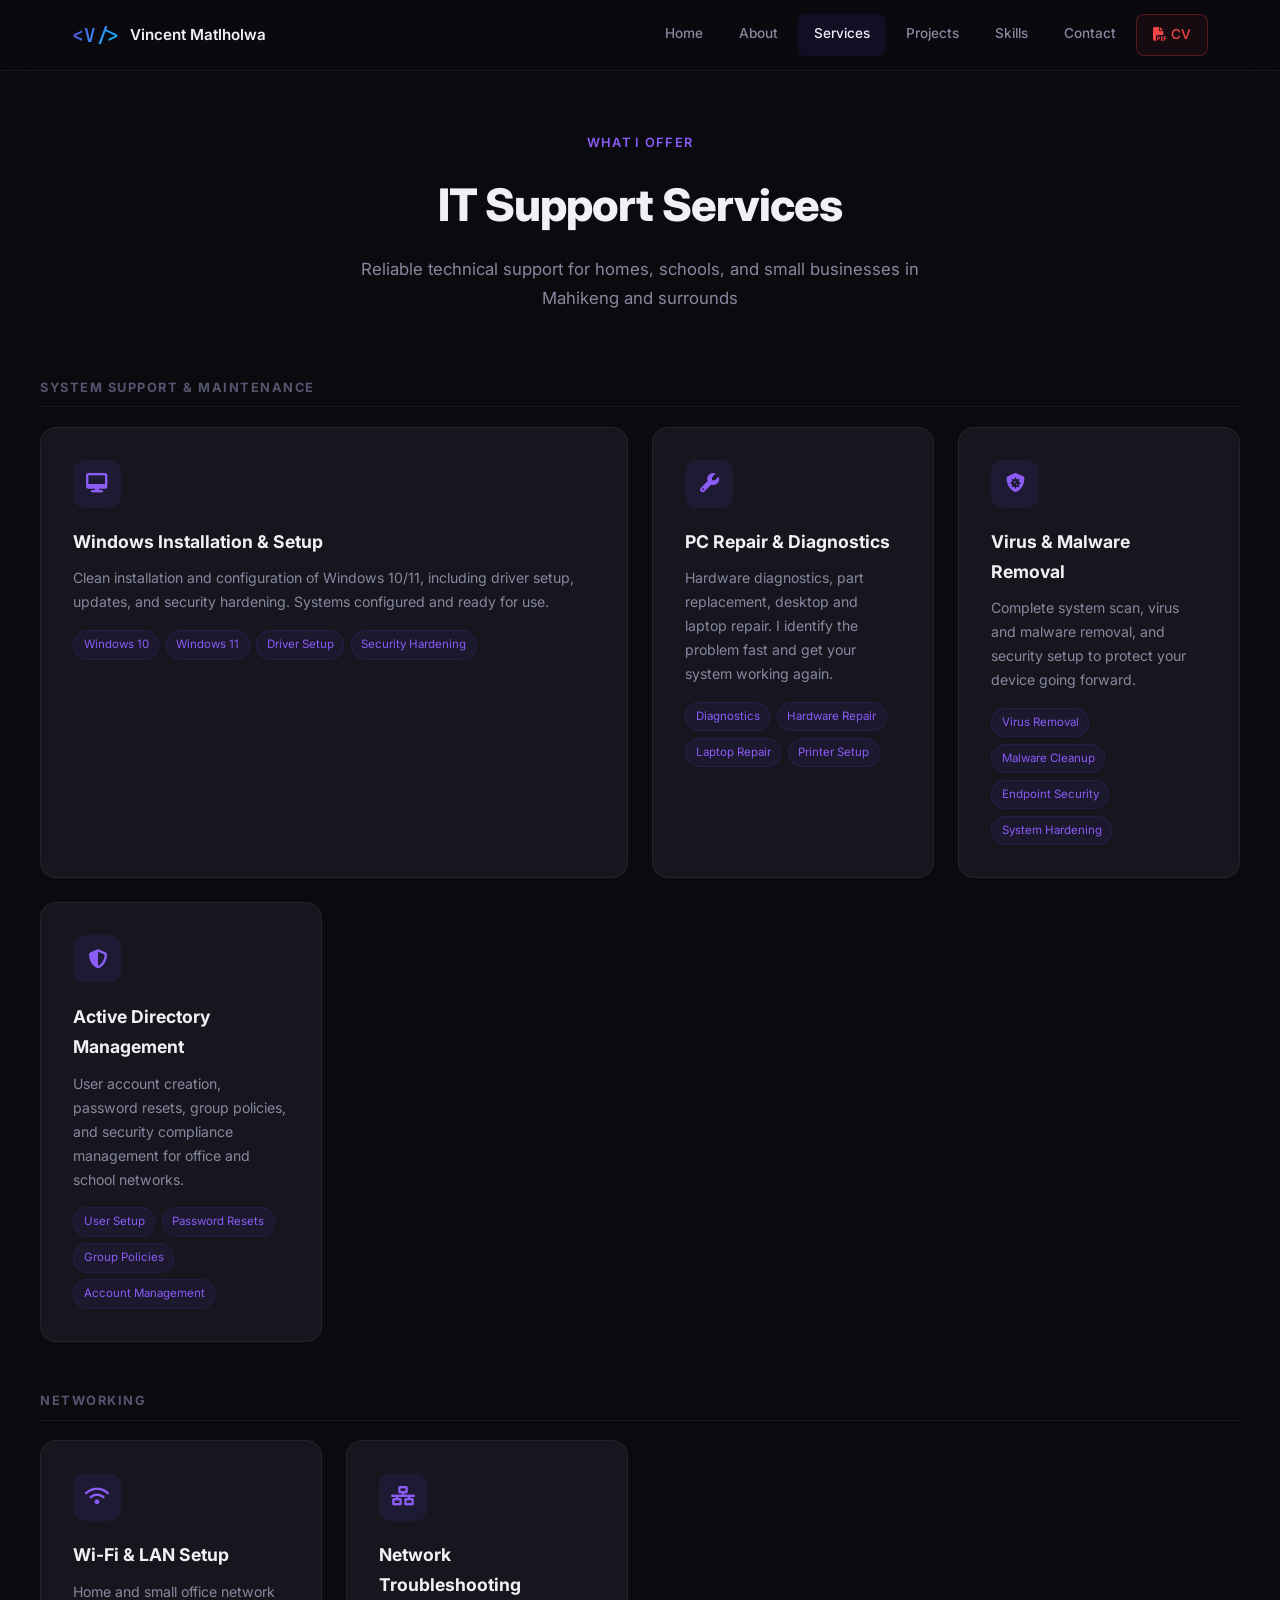
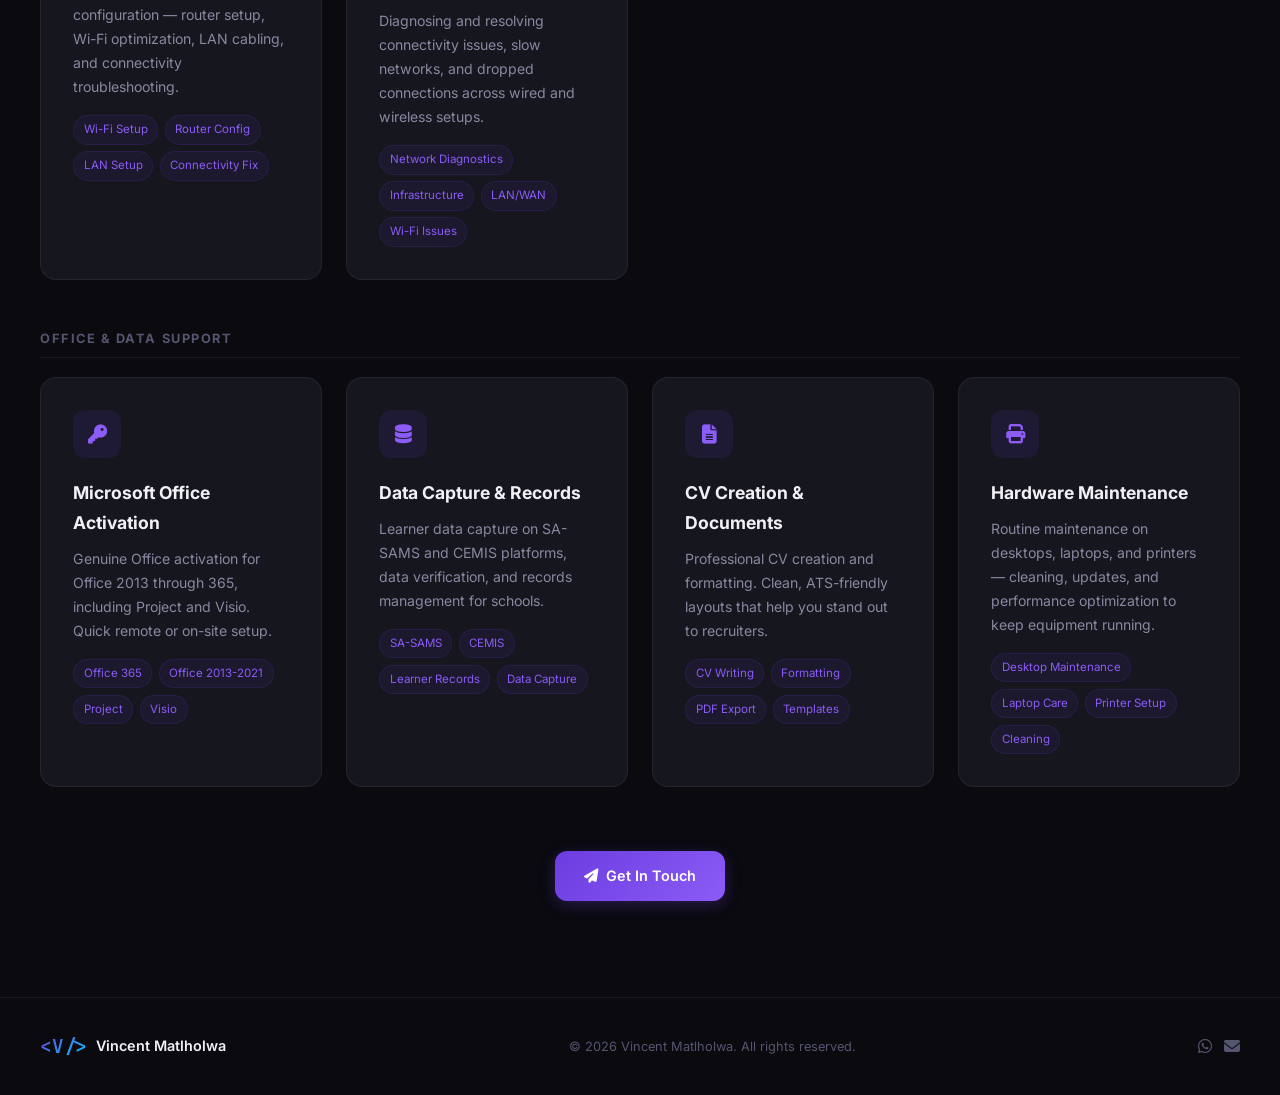
<file: services.html>
<!DOCTYPE html>
<html lang="en">
<head>
    <meta charset="UTF-8">
    <meta name="viewport" content="width=device-width, initial-scale=1.0">
    <title>Services — Vincent Matlholwa</title>
    <meta name="description" content="IT support services — system maintenance, networking, hardware repair, and technical support by Vincent Matlholwa.">
    <link rel="preconnect" href="https://fonts.googleapis.com">
    <link rel="preconnect" href="https://fonts.gstatic.com" crossorigin>
    <link href="https://fonts.googleapis.com/css2?family=Inter:wght@300;400;500;600;700;800;900&family=JetBrains+Mono:wght@400;600&display=swap" rel="stylesheet">
    <link rel="stylesheet" href="https://cdnjs.cloudflare.com/ajax/libs/font-awesome/6.5.1/css/all.min.css">
    <link rel="stylesheet" href="styles.css">
</head>
<body>

<nav class="navbar" id="navbar">
    <div class="nav-container">
        <a href="index.html" class="nav-logo">
            <span class="logo-icon">&lt;V/&gt;</span>
            <span class="logo-text">Vincent Matlholwa</span>
        </a>
        <div class="nav-links" id="navLinks">
            <a href="index.html" class="nav-link">Home</a>
            <a href="about.html" class="nav-link">About</a>
            <a href="services.html" class="nav-link active">Services</a>
            <a href="projects.html" class="nav-link">Projects</a>
            <a href="skills.html" class="nav-link">Skills</a>
            <a href="contact.html" class="nav-link">Contact</a>
            <a href="CV_Matlholwa.MV.pdf" target="_blank" class="nav-link nav-link-cv"><i class="fas fa-file-pdf"></i> CV</a>
        </div>
        <button class="nav-toggle" id="navToggle" aria-label="Toggle menu">
            <span></span><span></span><span></span>
        </button>
    </div>
</nav>

<section class="section page-top">
    <div class="container">
        <div class="section-header">
            <span class="section-tag">What I Offer</span>
            <h2 class="section-title">IT Support Services</h2>
            <p class="section-subtitle">Reliable technical support for homes, schools, and small businesses in Mahikeng and surrounds</p>
        </div>

        <div class="services-focus-label">System Support & Maintenance</div>
        <div class="services-grid">
            <div class="service-card service-featured">
                <div class="service-icon"><i class="fas fa-desktop"></i></div>
                <h3>Windows Installation & Setup</h3>
                <p>Clean installation and configuration of Windows 10/11, including driver setup, updates, and security hardening. Systems configured and ready for use.</p>
                <div class="service-tags">
                    <span>Windows 10</span><span>Windows 11</span><span>Driver Setup</span><span>Security Hardening</span>
                </div>
            </div>
            <div class="service-card">
                <div class="service-icon"><i class="fas fa-wrench"></i></div>
                <h3>PC Repair & Diagnostics</h3>
                <p>Hardware diagnostics, part replacement, desktop and laptop repair. I identify the problem fast and get your system working again.</p>
                <div class="service-tags">
                    <span>Diagnostics</span><span>Hardware Repair</span><span>Laptop Repair</span><span>Printer Setup</span>
                </div>
            </div>
            <div class="service-card">
                <div class="service-icon"><i class="fas fa-shield-virus"></i></div>
                <h3>Virus & Malware Removal</h3>
                <p>Complete system scan, virus and malware removal, and security setup to protect your device going forward.</p>
                <div class="service-tags">
                    <span>Virus Removal</span><span>Malware Cleanup</span><span>Endpoint Security</span><span>System Hardening</span>
                </div>
            </div>
            <div class="service-card">
                <div class="service-icon"><i class="fas fa-shield-alt"></i></div>
                <h3>Active Directory Management</h3>
                <p>User account creation, password resets, group policies, and security compliance management for office and school networks.</p>
                <div class="service-tags">
                    <span>User Setup</span><span>Password Resets</span><span>Group Policies</span><span>Account Management</span>
                </div>
            </div>
        </div>

        <div class="services-focus-label" style="margin-top:3rem">Networking</div>
        <div class="services-grid">
            <div class="service-card">
                <div class="service-icon"><i class="fas fa-wifi"></i></div>
                <h3>Wi-Fi & LAN Setup</h3>
                <p>Home and small office network configuration — router setup, Wi-Fi optimization, LAN cabling, and connectivity troubleshooting.</p>
                <div class="service-tags">
                    <span>Wi-Fi Setup</span><span>Router Config</span><span>LAN Setup</span><span>Connectivity Fix</span>
                </div>
            </div>
            <div class="service-card">
                <div class="service-icon"><i class="fas fa-network-wired"></i></div>
                <h3>Network Troubleshooting</h3>
                <p>Diagnosing and resolving connectivity issues, slow networks, and dropped connections across wired and wireless setups.</p>
                <div class="service-tags">
                    <span>Network Diagnostics</span><span>Infrastructure</span><span>LAN/WAN</span><span>Wi-Fi Issues</span>
                </div>
            </div>
        </div>

        <div class="services-focus-label" style="margin-top:3rem">Office & Data Support</div>
        <div class="services-grid">
            <div class="service-card">
                <div class="service-icon"><i class="fas fa-key"></i></div>
                <h3>Microsoft Office Activation</h3>
                <p>Genuine Office activation for Office 2013 through 365, including Project and Visio. Quick remote or on-site setup.</p>
                <div class="service-tags">
                    <span>Office 365</span><span>Office 2013-2021</span><span>Project</span><span>Visio</span>
                </div>
            </div>
            <div class="service-card">
                <div class="service-icon"><i class="fas fa-database"></i></div>
                <h3>Data Capture & Records</h3>
                <p>Learner data capture on SA-SAMS and CEMIS platforms, data verification, and records management for schools.</p>
                <div class="service-tags">
                    <span>SA-SAMS</span><span>CEMIS</span><span>Learner Records</span><span>Data Capture</span>
                </div>
            </div>
            <div class="service-card">
                <div class="service-icon"><i class="fas fa-file-alt"></i></div>
                <h3>CV Creation & Documents</h3>
                <p>Professional CV creation and formatting. Clean, ATS-friendly layouts that help you stand out to recruiters.</p>
                <div class="service-tags">
                    <span>CV Writing</span><span>Formatting</span><span>PDF Export</span><span>Templates</span>
                </div>
            </div>
            <div class="service-card">
                <div class="service-icon"><i class="fas fa-print"></i></div>
                <h3>Hardware Maintenance</h3>
                <p>Routine maintenance on desktops, laptops, and printers — cleaning, updates, and performance optimization to keep equipment running.</p>
                <div class="service-tags">
                    <span>Desktop Maintenance</span><span>Laptop Care</span><span>Printer Setup</span><span>Cleaning</span>
                </div>
            </div>
        </div>

        <div style="text-align:center;margin-top:4rem">
            <a href="contact.html" class="btn btn-primary"><i class="fas fa-paper-plane"></i> Get In Touch</a>
        </div>
    </div>
</section>

<footer class="footer">
    <div class="container">
        <div class="footer-content">
            <div class="footer-brand">
                <span class="logo-icon">&lt;V/&gt;</span>
                <span>Vincent Matlholwa</span>
            </div>
            <p class="footer-copy">&copy; 2026 Vincent Matlholwa. All rights reserved.</p>
            <div class="footer-links">
                <a href="https://wa.me/27677834591" target="_blank"><i class="fab fa-whatsapp"></i></a>
                <a href="mailto:vincentmatlholwa@gmail.com"><i class="fas fa-envelope"></i></a>
            </div>
        </div>
    </div>
</footer>

<button class="scroll-top" id="scrollTop" aria-label="Scroll to top"><i class="fas fa-arrow-up"></i></button>
<script src="script.js"></script>
</body>
</html>
</file>
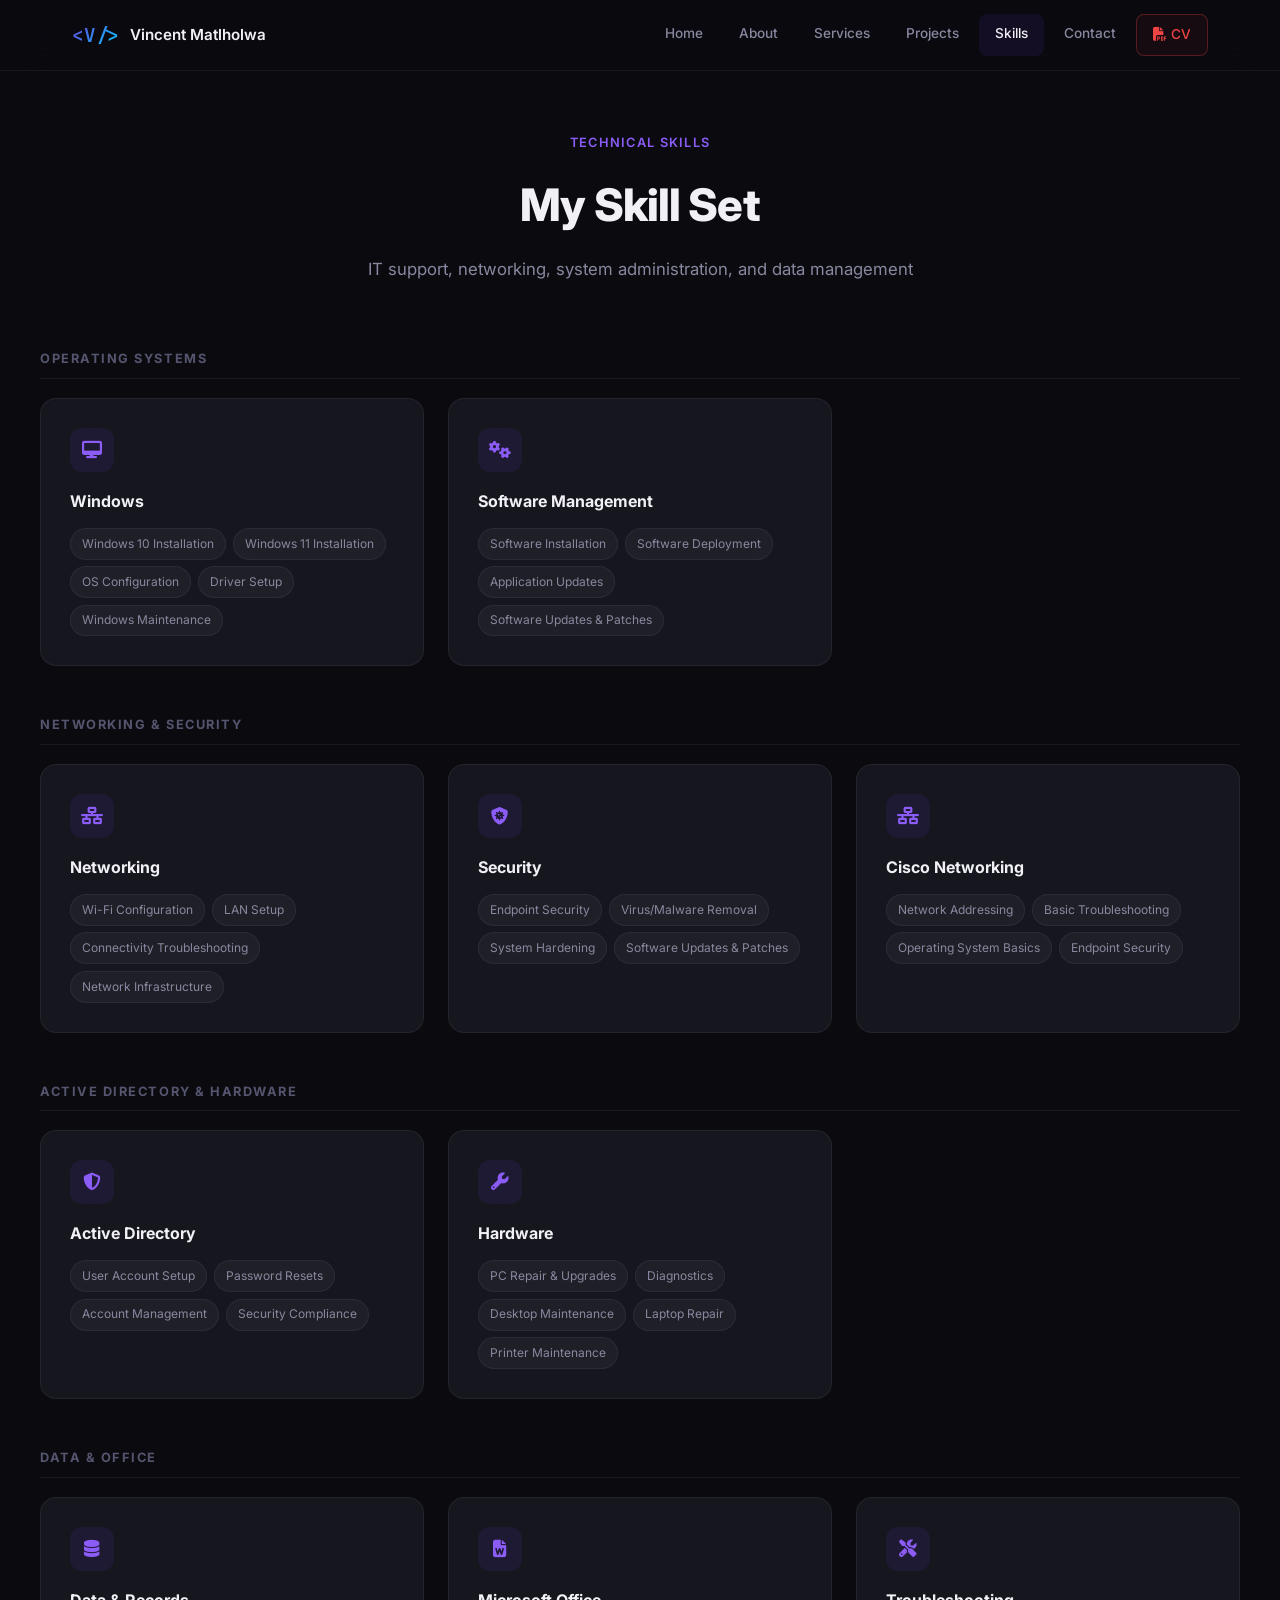
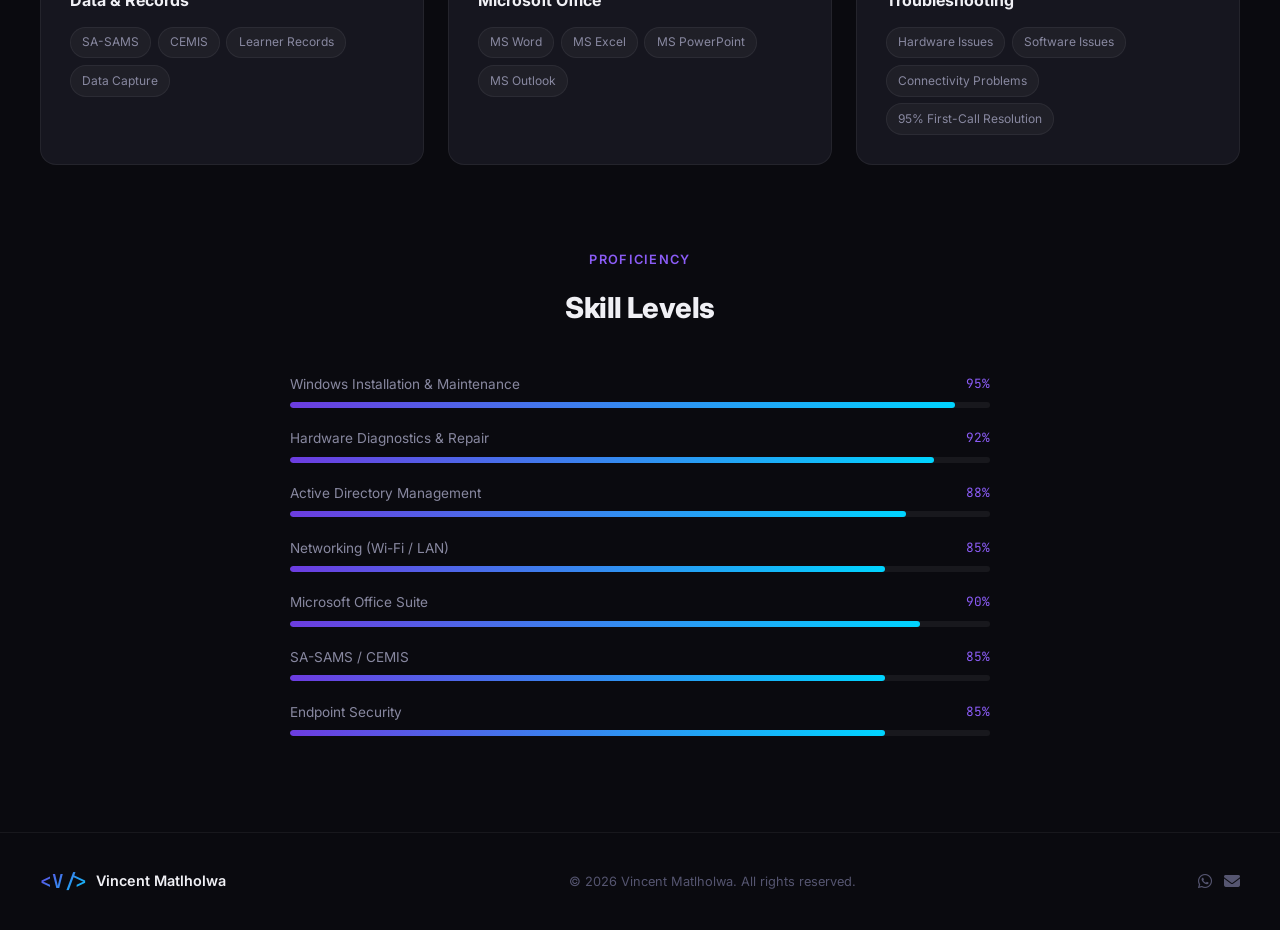
<file: skills.html>
<!DOCTYPE html>
<html lang="en">
<head>
    <meta charset="UTF-8">
    <meta name="viewport" content="width=device-width, initial-scale=1.0">
    <title>Skills — Vincent Matlholwa</title>
    <meta name="description" content="Technical skills — IT support, networking, system administration, and data management by Vincent Matlholwa.">
    <link rel="preconnect" href="https://fonts.googleapis.com">
    <link rel="preconnect" href="https://fonts.gstatic.com" crossorigin>
    <link href="https://fonts.googleapis.com/css2?family=Inter:wght@300;400;500;600;700;800;900&family=JetBrains+Mono:wght@400;600&display=swap" rel="stylesheet">
    <link rel="stylesheet" href="https://cdnjs.cloudflare.com/ajax/libs/font-awesome/6.5.1/css/all.min.css">
    <link rel="stylesheet" href="styles.css">
</head>
<body>

<nav class="navbar" id="navbar">
    <div class="nav-container">
        <a href="index.html" class="nav-logo">
            <span class="logo-icon">&lt;V/&gt;</span>
            <span class="logo-text">Vincent Matlholwa</span>
        </a>
        <div class="nav-links" id="navLinks">
            <a href="index.html" class="nav-link">Home</a>
            <a href="about.html" class="nav-link">About</a>
            <a href="services.html" class="nav-link">Services</a>
            <a href="projects.html" class="nav-link">Projects</a>
            <a href="skills.html" class="nav-link active">Skills</a>
            <a href="contact.html" class="nav-link">Contact</a>
            <a href="CV_Matlholwa.MV.pdf" target="_blank" class="nav-link nav-link-cv"><i class="fas fa-file-pdf"></i> CV</a>
        </div>
        <button class="nav-toggle" id="navToggle" aria-label="Toggle menu">
            <span></span><span></span><span></span>
        </button>
    </div>
</nav>

<section class="section page-top">
    <div class="container">
        <div class="section-header">
            <span class="section-tag">Technical Skills</span>
            <h2 class="section-title">My Skill Set</h2>
            <p class="section-subtitle">IT support, networking, system administration, and data management</p>
        </div>

        <div class="services-focus-label">Operating Systems</div>
        <div class="skills-grid">
            <div class="skill-category">
                <div class="skill-icon"><i class="fas fa-desktop"></i></div>
                <h3>Windows</h3>
                <div class="skill-tags">
                    <span>Windows 10 Installation</span><span>Windows 11 Installation</span><span>OS Configuration</span><span>Driver Setup</span><span>Windows Maintenance</span>
                </div>
            </div>
            <div class="skill-category">
                <div class="skill-icon"><i class="fas fa-cogs"></i></div>
                <h3>Software Management</h3>
                <div class="skill-tags">
                    <span>Software Installation</span><span>Software Deployment</span><span>Application Updates</span><span>Software Updates & Patches</span>
                </div>
            </div>
        </div>

        <div class="services-focus-label" style="margin-top:3rem">Networking & Security</div>
        <div class="skills-grid">
            <div class="skill-category">
                <div class="skill-icon"><i class="fas fa-network-wired"></i></div>
                <h3>Networking</h3>
                <div class="skill-tags">
                    <span>Wi-Fi Configuration</span><span>LAN Setup</span><span>Connectivity Troubleshooting</span><span>Network Infrastructure</span>
                </div>
            </div>
            <div class="skill-category">
                <div class="skill-icon"><i class="fas fa-shield-virus"></i></div>
                <h3>Security</h3>
                <div class="skill-tags">
                    <span>Endpoint Security</span><span>Virus/Malware Removal</span><span>System Hardening</span><span>Software Updates & Patches</span>
                </div>
            </div>
            <div class="skill-category">
                <div class="skill-icon"><i class="fas fa-network-wired"></i></div>
                <h3>Cisco Networking</h3>
                <div class="skill-tags">
                    <span>Network Addressing</span><span>Basic Troubleshooting</span><span>Operating System Basics</span><span>Endpoint Security</span>
                </div>
            </div>
        </div>

        <div class="services-focus-label" style="margin-top:3rem">Active Directory & Hardware</div>
        <div class="skills-grid">
            <div class="skill-category">
                <div class="skill-icon"><i class="fas fa-shield-alt"></i></div>
                <h3>Active Directory</h3>
                <div class="skill-tags">
                    <span>User Account Setup</span><span>Password Resets</span><span>Account Management</span><span>Security Compliance</span>
                </div>
            </div>
            <div class="skill-category">
                <div class="skill-icon"><i class="fas fa-wrench"></i></div>
                <h3>Hardware</h3>
                <div class="skill-tags">
                    <span>PC Repair & Upgrades</span><span>Diagnostics</span><span>Desktop Maintenance</span><span>Laptop Repair</span><span>Printer Maintenance</span>
                </div>
            </div>
        </div>

        <div class="services-focus-label" style="margin-top:3rem">Data & Office</div>
        <div class="skills-grid">
            <div class="skill-category">
                <div class="skill-icon"><i class="fas fa-database"></i></div>
                <h3>Data & Records</h3>
                <div class="skill-tags">
                    <span>SA-SAMS</span><span>CEMIS</span><span>Learner Records</span><span>Data Capture</span>
                </div>
            </div>
            <div class="skill-category">
                <div class="skill-icon"><i class="fas fa-file-word"></i></div>
                <h3>Microsoft Office</h3>
                <div class="skill-tags">
                    <span>MS Word</span><span>MS Excel</span><span>MS PowerPoint</span><span>MS Outlook</span>
                </div>
            </div>
            <div class="skill-category">
                <div class="skill-icon"><i class="fas fa-tools"></i></div>
                <h3>Troubleshooting</h3>
                <div class="skill-tags">
                    <span>Hardware Issues</span><span>Software Issues</span><span>Connectivity Problems</span><span>95% First-Call Resolution</span>
                </div>
            </div>
        </div>

        <div class="section-header" style="margin-top:5rem;margin-bottom:2.5rem">
            <span class="section-tag">Proficiency</span>
            <h2 class="section-title" style="font-size:1.8rem">Skill Levels</h2>
        </div>
        <div class="proficiency-grid">
            <div class="prof-item">
                <div class="prof-header"><span>Windows Installation & Maintenance</span><span>95%</span></div>
                <div class="prof-bar"><div class="prof-fill" style="width:95%"></div></div>
            </div>
            <div class="prof-item">
                <div class="prof-header"><span>Hardware Diagnostics & Repair</span><span>92%</span></div>
                <div class="prof-bar"><div class="prof-fill" style="width:92%"></div></div>
            </div>
            <div class="prof-item">
                <div class="prof-header"><span>Active Directory Management</span><span>88%</span></div>
                <div class="prof-bar"><div class="prof-fill" style="width:88%"></div></div>
            </div>
            <div class="prof-item">
                <div class="prof-header"><span>Networking (Wi-Fi / LAN)</span><span>85%</span></div>
                <div class="prof-bar"><div class="prof-fill" style="width:85%"></div></div>
            </div>
            <div class="prof-item">
                <div class="prof-header"><span>Microsoft Office Suite</span><span>90%</span></div>
                <div class="prof-bar"><div class="prof-fill" style="width:90%"></div></div>
            </div>
            <div class="prof-item">
                <div class="prof-header"><span>SA-SAMS / CEMIS</span><span>85%</span></div>
                <div class="prof-bar"><div class="prof-fill" style="width:85%"></div></div>
            </div>
            <div class="prof-item">
                <div class="prof-header"><span>Endpoint Security</span><span>85%</span></div>
                <div class="prof-bar"><div class="prof-fill" style="width:85%"></div></div>
            </div>
        </div>
    </div>
</section>

<footer class="footer">
    <div class="container">
        <div class="footer-content">
            <div class="footer-brand">
                <span class="logo-icon">&lt;V/&gt;</span>
                <span>Vincent Matlholwa</span>
            </div>
            <p class="footer-copy">&copy; 2026 Vincent Matlholwa. All rights reserved.</p>
            <div class="footer-links">
                <a href="https://wa.me/27677834591" target="_blank"><i class="fab fa-whatsapp"></i></a>
                <a href="mailto:vincentmatlholwa@gmail.com"><i class="fas fa-envelope"></i></a>
            </div>
        </div>
    </div>
</footer>

<button class="scroll-top" id="scrollTop" aria-label="Scroll to top"><i class="fas fa-arrow-up"></i></button>
<script src="script.js"></script>
</body>
</html>
</file>
<file: styles.css>
/* ============================================
   VINCENT MATLHOLWA — PORTFOLIO
   Multi-page · Frontend Focus · Clean
   ============================================ */

:root {
    --accent: #6c3ce0;
    --accent-light: #8b5cf6;
    --accent-glow: rgba(108, 60, 224, 0.3);
    --cyan: #00d4ff;
    --green: #10b981;
    --orange: #f59e0b;
    --bg: #0a0a0f;
    --bg-secondary: #111118;
    --bg-card: #16161f;
    --bg-card-hover: #1c1c28;
    --border: rgba(255,255,255,0.06);
    --border-hover: rgba(255,255,255,0.12);
    --text: #f0f0f5;
    --text-secondary: #8888a0;
    --text-muted: #555570;
    --radius-sm: 8px;
    --radius-md: 12px;
    --radius-lg: 16px;
    --radius-xl: 24px;
    --shadow: 0 4px 24px rgba(0,0,0,0.3);
    --transition: all 0.3s cubic-bezier(0.4, 0, 0.2, 1);
}

* { margin:0; padding:0; box-sizing:border-box; }
html { scroll-behavior: smooth; }
body {
    font-family: 'Inter', -apple-system, sans-serif;
    background: var(--bg);
    color: var(--text);
    line-height: 1.7;
    overflow-x: hidden;
    -webkit-font-smoothing: antialiased;
}

/* === NAVBAR === */
.navbar {
    position: fixed;
    top: 0; left: 0; right: 0;
    z-index: 1000;
    background: rgba(10,10,15,0.8);
    backdrop-filter: blur(20px);
    border-bottom: 1px solid var(--border);
    transition: var(--transition);
}
.navbar.scrolled {
    background: rgba(10,10,15,0.95);
    box-shadow: 0 2px 20px rgba(0,0,0,0.3);
}
.nav-container {
    max-width: 1200px;
    margin: 0 auto;
    padding: 0 2rem;
    display: flex;
    align-items: center;
    justify-content: space-between;
    height: 70px;
}
.nav-logo {
    display: flex;
    align-items: center;
    gap: 0.6rem;
    text-decoration: none;
    color: var(--text);
}
.logo-icon {
    font-family: 'JetBrains Mono', monospace;
    font-weight: 600;
    font-size: 1.2rem;
    background: linear-gradient(135deg, var(--accent), var(--cyan));
    -webkit-background-clip: text;
    -webkit-text-fill-color: transparent;
    background-clip: text;
}
.logo-text {
    font-weight: 600;
    font-size: 0.95rem;
}
.nav-links {
    display: flex;
    gap: 0.25rem;
}
.nav-link {
    text-decoration: none;
    color: var(--text-secondary);
    font-size: 0.85rem;
    font-weight: 500;
    padding: 0.5rem 1rem;
    border-radius: var(--radius-sm);
    transition: var(--transition);
}
.nav-link:hover, .nav-link.active {
    color: var(--text);
    background: rgba(108,60,224,0.1);
}
.nav-link-cv {
    border: 1px solid rgba(239,68,68,0.3);
    color: #ef4444 !important;
    background: rgba(239,68,68,0.05);
}
.nav-link-cv:hover {
    background: rgba(239,68,68,0.1) !important;
    border-color: rgba(239,68,68,0.5);
}
.about-link-cv {
    background: rgba(239,68,68,0.05);
    border-color: rgba(239,68,68,0.2);
    color: #ef4444 !important;
}
.about-link-cv:hover {
    background: rgba(239,68,68,0.1) !important;
    border-color: rgba(239,68,68,0.4);
}
.nav-toggle {
    display: none;
    flex-direction: column;
    gap: 5px;
    background: none;
    border: none;
    cursor: pointer;
    padding: 4px;
}
.nav-toggle span {
    display: block;
    width: 22px;
    height: 2px;
    background: var(--text);
    border-radius: 2px;
    transition: var(--transition);
}

/* === HERO === */
.hero {
    min-height: 100vh;
    display: flex;
    align-items: center;
    justify-content: center;
    position: relative;
    padding: 6rem 2rem 4rem;
    overflow: hidden;
}
.hero-bg {
    position: absolute;
    inset: 0;
    z-index: 0;
}
.hero-grid {
    position: absolute;
    inset: 0;
    background-image:
        linear-gradient(rgba(108,60,224,0.03) 1px, transparent 1px),
        linear-gradient(90deg, rgba(108,60,224,0.03) 1px, transparent 1px);
    background-size: 60px 60px;
}
.hero-glow {
    position: absolute;
    border-radius: 50%;
    filter: blur(100px);
}
.hero-glow-1 {
    width: 500px; height: 500px;
    background: var(--accent);
    top: -150px; right: -100px;
    opacity: 0.15;
}
.hero-glow-2 {
    width: 400px; height: 400px;
    background: var(--cyan);
    bottom: -100px; left: -100px;
    opacity: 0.08;
}
.hero-content {
    position: relative;
    z-index: 1;
    max-width: 800px;
    text-align: center;
}
.hero-badge {
    display: inline-block;
    padding: 0.4rem 1.2rem;
    border-radius: 50px;
    border: 1px solid var(--accent);
    color: var(--accent-light);
    font-size: 0.8rem;
    font-weight: 500;
    margin-bottom: 2rem;
    background: rgba(108,60,224,0.08);
}
.hero-title {
    font-size: clamp(2.5rem, 6vw, 4.5rem);
    font-weight: 800;
    line-height: 1.1;
    margin-bottom: 1.5rem;
    letter-spacing: -0.03em;
}
.hero-line { display: block; }
.gradient-text {
    background: linear-gradient(135deg, var(--accent-light), var(--cyan));
    -webkit-background-clip: text;
    -webkit-text-fill-color: transparent;
    background-clip: text;
}
.hero-desc {
    font-size: 1.1rem;
    color: var(--text-secondary);
    max-width: 600px;
    margin: 0 auto 2.5rem;
    line-height: 1.8;
}
.hero-actions {
    display: flex;
    gap: 1rem;
    justify-content: center;
    flex-wrap: wrap;
    margin-bottom: 4rem;
}

/* === BUTTONS === */
.btn {
    display: inline-flex;
    align-items: center;
    gap: 0.5rem;
    padding: 0.8rem 1.8rem;
    border-radius: var(--radius-md);
    font-size: 0.9rem;
    font-weight: 600;
    text-decoration: none;
    cursor: pointer;
    border: none;
    transition: var(--transition);
    font-family: inherit;
}
.btn-sm {
    padding: 0.55rem 1.2rem;
    font-size: 0.8rem;
}
.btn-primary {
    background: linear-gradient(135deg, var(--accent), var(--accent-light));
    color: #fff;
    box-shadow: 0 4px 16px var(--accent-glow);
}
.btn-primary:hover {
    transform: translateY(-2px);
    box-shadow: 0 8px 24px var(--accent-glow);
}
.btn-outline {
    background: transparent;
    color: var(--text);
    border: 1px solid var(--border-hover);
}
.btn-outline:hover {
    border-color: var(--accent);
    background: rgba(108,60,224,0.05);
}
.btn-full { width: 100%; justify-content: center; }

/* === HERO STATS === */
.hero-stats {
    display: flex;
    align-items: center;
    justify-content: center;
    gap: 2rem;
    flex-wrap: wrap;
}
.stat { text-align: center; }
.stat-number {
    display: block;
    font-size: 2rem;
    font-weight: 800;
    background: linear-gradient(135deg, var(--accent-light), var(--cyan));
    -webkit-background-clip: text;
    -webkit-text-fill-color: transparent;
    background-clip: text;
}
.stat-label {
    font-size: 0.8rem;
    color: var(--text-secondary);
}
.stat-divider {
    width: 1px; height: 40px;
    background: var(--border);
}

/* === SCROLL INDICATOR === */
.scroll-indicator {
    position: absolute;
    bottom: 2rem;
    left: 50%;
    transform: translateX(-50%);
    display: flex;
    flex-direction: column;
    align-items: center;
    gap: 0.5rem;
    color: var(--text-muted);
    font-size: 0.75rem;
}
.scroll-line {
    width: 1px; height: 40px;
    background: linear-gradient(to bottom, var(--accent), transparent);
    animation: scrollPulse 2s ease-in-out infinite;
}
@keyframes scrollPulse {
    0%, 100% { opacity: 0.3; }
    50% { opacity: 1; }
}

/* === SECTIONS === */
.section { padding: 6rem 2rem; }
.page-top { padding-top: 8rem; }
.section-dark { background: var(--bg-secondary); }
.container { max-width: 1200px; margin: 0 auto; }
.section-header {
    text-align: center;
    margin-bottom: 4rem;
}
.section-tag {
    display: inline-block;
    font-size: 0.8rem;
    font-weight: 600;
    color: var(--accent-light);
    text-transform: uppercase;
    letter-spacing: 0.1em;
    margin-bottom: 0.8rem;
}
.section-title {
    font-size: clamp(1.8rem, 4vw, 2.8rem);
    font-weight: 800;
    letter-spacing: -0.02em;
    margin-bottom: 0.8rem;
}
.section-subtitle {
    color: var(--text-secondary);
    font-size: 1.05rem;
    max-width: 600px;
    margin: 0 auto;
}

/* === HOME CARDS === */
.home-cards {
    display: grid;
    grid-template-columns: repeat(auto-fill, minmax(300px, 1fr));
    gap: 1.5rem;
}
.home-card {
    display: block;
    text-decoration: none;
    background: var(--bg-card);
    border: 1px solid var(--border);
    border-radius: var(--radius-lg);
    padding: 2rem;
    transition: var(--transition);
}
.home-card:hover {
    border-color: var(--accent);
    transform: translateY(-4px);
    box-shadow: 0 12px 40px rgba(108,60,224,0.1);
}
.home-card-icon {
    width: 48px; height: 48px;
    border-radius: var(--radius-md);
    background: rgba(108,60,224,0.1);
    display: flex;
    align-items: center;
    justify-content: center;
    font-size: 1.2rem;
    color: var(--accent-light);
    margin-bottom: 1.2rem;
}
.home-card h3 {
    font-size: 1.1rem;
    margin-bottom: 0.5rem;
    color: var(--text);
}
.home-card p {
    color: var(--text-secondary);
    font-size: 0.88rem;
    line-height: 1.7;
    margin-bottom: 1rem;
}
.home-card-link {
    font-size: 0.85rem;
    font-weight: 600;
    color: var(--accent-light);
    display: inline-flex;
    align-items: center;
    gap: 0.4rem;
}

/* === HOME PROJECTS === */
.home-projects {
    display: flex;
    flex-direction: column;
    gap: 1.5rem;
}
.home-project-card {
    display: grid;
    grid-template-columns: 300px 1fr;
    gap: 2rem;
    background: var(--bg-card);
    border: 1px solid var(--border);
    border-radius: var(--radius-lg);
    padding: 1.5rem;
    align-items: center;
    transition: var(--transition);
}
.home-project-card:hover {
    border-color: var(--border-hover);
}
.home-project-mockup {
    border-radius: var(--radius-md);
    overflow: hidden;
    border: 1px solid var(--border);
    background: var(--bg);
}
.mockup-body-compact {
    padding: 1rem;
}
.mpc-hero {
    text-align: center;
    padding: 12px 0;
}
.mpc-title {
    font-size: 1.2rem;
    font-weight: 800;
}
.mpc-sub {
    font-size: 0.7rem;
    color: var(--text-muted);
    margin-top: 2px;
}
.mpc-cards {
    display: grid;
    grid-template-columns: repeat(3, 1fr);
    gap: 4px;
    margin-top: 10px;
}
.mpc {
    height: 36px;
    border-radius: 4px;
    background: linear-gradient(135deg, rgba(108,60,224,0.1), rgba(0,212,255,0.06));
    border: 1px solid var(--border);
}
.home-project-info h3 {
    font-size: 1.2rem;
    margin: 0.4rem 0 0.6rem;
}
.home-project-info p {
    color: var(--text-secondary);
    font-size: 0.88rem;
    line-height: 1.7;
    margin-bottom: 1rem;
}
.home-project-links {
    display: flex;
    gap: 0.5rem;
    flex-wrap: wrap;
}

/* === CTA BLOCK === */
.cta-block {
    text-align: center;
    padding: 3rem;
    background: var(--bg-card);
    border: 1px solid var(--border);
    border-radius: var(--radius-xl);
}
.cta-block h2 {
    font-size: 1.8rem;
    font-weight: 800;
    margin-bottom: 0.6rem;
}
.cta-block p {
    color: var(--text-secondary);
    margin-bottom: 1.5rem;
}

/* === ABOUT === */
.about-grid {
    display: grid;
    grid-template-columns: 1fr 350px;
    gap: 3rem;
    align-items: start;
}
.about-text p {
    color: var(--text-secondary);
    margin-bottom: 1rem;
    font-size: 0.95rem;
}
.about-text strong { color: var(--text); }
.about-heading {
    font-size: 1.1rem;
    font-weight: 700;
    margin: 2rem 0 0.8rem;
    color: var(--accent-light);
    display: flex;
    align-items: center;
    gap: 0.5rem;
}
.about-list {
    margin: 0 0 0 1.5rem;
}
.about-list li {
    color: var(--text-secondary);
    margin-bottom: 0.5rem;
    font-size: 0.9rem;
}
.about-list strong { color: var(--text); }

/* === EXPERIENCE === */
.experience-card {
    background: var(--bg-card);
    border: 1px solid var(--border);
    border-radius: var(--radius-md);
    padding: 1.5rem;
    margin-bottom: 1rem;
}
.exp-header {
    display: flex;
    justify-content: space-between;
    align-items: start;
    margin-bottom: 0.8rem;
    flex-wrap: wrap;
    gap: 0.5rem;
}
.exp-header h3 { font-size: 1rem; color: var(--text); }
.exp-company { color: var(--accent-light); font-size: 0.85rem; font-weight: 500; }
.exp-date {
    font-size: 0.75rem;
    color: var(--text-muted);
    font-family: 'JetBrains Mono', monospace;
    padding: 0.2rem 0.6rem;
    border-radius: 50px;
    background: rgba(108,60,224,0.08);
    border: 1px solid rgba(108,60,224,0.15);
    white-space: nowrap;
}
.exp-list {
    margin: 0 0 0 1.2rem;
}
.exp-list li {
    color: var(--text-secondary);
    font-size: 0.85rem;
    margin-bottom: 0.4rem;
    line-height: 1.6;
}

/* === EDUCATION === */
.education-list {
    display: flex;
    flex-direction: column;
    gap: 1rem;
}
.edu-item {
    display: flex;
    gap: 1rem;
    align-items: start;
}
.edu-year {
    font-family: 'JetBrains Mono', monospace;
    font-size: 0.75rem;
    color: var(--accent-light);
    padding: 0.25rem 0.6rem;
    border-radius: 50px;
    background: rgba(108,60,224,0.08);
    border: 1px solid rgba(108,60,224,0.15);
    white-space: nowrap;
    flex-shrink: 0;
    margin-top: 0.15rem;
}
.edu-item h3 { font-size: 0.95rem; color: var(--text); margin-bottom: 0.15rem; }
.edu-item p { color: var(--text-secondary); font-size: 0.85rem; }

/* === REFERENCES === */
.reference-list {
    display: flex;
    flex-direction: column;
    gap: 0.8rem;
}
.ref-item {
    background: var(--bg-card);
    border: 1px solid var(--border);
    border-radius: var(--radius-md);
    padding: 1rem 1.2rem;
}
.ref-item strong { font-size: 0.9rem; }
.ref-item p { color: var(--text-secondary); font-size: 0.82rem; margin: 0.15rem 0; }
.ref-item a { color: var(--accent-light); font-size: 0.85rem; text-decoration: none; }
.ref-item a:hover { text-decoration: underline; }
.about-stats {
    display: grid;
    grid-template-columns: repeat(4, 1fr);
    gap: 1rem;
    margin: 1rem 0;
}
.about-stat {
    text-align: center;
    padding: 1rem;
    background: var(--bg-card);
    border: 1px solid var(--border);
    border-radius: var(--radius-md);
}
.about-stat-num {
    display: block;
    font-size: 1.5rem;
    font-weight: 800;
    background: linear-gradient(135deg, var(--accent-light), var(--cyan));
    -webkit-background-clip: text;
    -webkit-text-fill-color: transparent;
    background-clip: text;
}
.about-stat-label {
    font-size: 0.72rem;
    color: var(--text-secondary);
    margin-top: 0.2rem;
}
.about-card { position: sticky; top: 100px; }
.about-card-inner {
    background: var(--bg-card);
    border: 1px solid var(--border);
    border-radius: var(--radius-lg);
    padding: 2rem;
    text-align: center;
}
.about-avatar {
    width: 80px; height: 80px;
    border-radius: 50%;
    background: linear-gradient(135deg, var(--accent), var(--cyan));
    display: flex;
    align-items: center;
    justify-content: center;
    font-size: 2rem;
    color: #fff;
    margin: 0 auto 1rem;
}
.about-card-inner h3 {
    font-size: 1.1rem;
    margin-bottom: 0.3rem;
}
.about-role {
    color: var(--text-secondary);
    font-size: 0.85rem;
    margin-bottom: 1.2rem;
}
.about-details {
    display: flex;
    flex-direction: column;
    gap: 0.6rem;
    margin-bottom: 1.2rem;
}
.about-detail {
    display: flex;
    align-items: center;
    gap: 0.6rem;
    color: var(--text-secondary);
    font-size: 0.82rem;
}
.about-detail i { color: var(--accent-light); width: 16px; text-align: center; }
.about-links {
    display: flex;
    flex-direction: column;
    gap: 0.5rem;
}
.about-link {
    display: flex;
    align-items: center;
    justify-content: center;
    gap: 0.5rem;
    padding: 0.6rem;
    border-radius: var(--radius-sm);
    border: 1px solid var(--border);
    color: var(--text-secondary);
    text-decoration: none;
    font-size: 0.85rem;
    transition: var(--transition);
}
.about-link:hover {
    border-color: var(--accent);
    color: var(--text);
    background: rgba(108,60,224,0.05);
}

/* === SERVICES === */
.services-focus-label {
    font-size: 0.8rem;
    font-weight: 700;
    text-transform: uppercase;
    letter-spacing: 0.12em;
    color: var(--text-muted);
    margin-bottom: 1.2rem;
    padding-bottom: 0.5rem;
    border-bottom: 1px solid var(--border);
}
.services-grid {
    display: grid;
    grid-template-columns: repeat(auto-fill, minmax(280px, 1fr));
    gap: 1.5rem;
}
.service-card {
    background: var(--bg-card);
    border: 1px solid var(--border);
    border-radius: var(--radius-lg);
    padding: 2rem;
    transition: var(--transition);
    position: relative;
    overflow: hidden;
}
.service-card:hover {
    border-color: var(--accent);
    transform: translateY(-4px);
    box-shadow: 0 12px 40px rgba(108,60,224,0.1);
}
.service-card::before {
    content: '';
    position: absolute;
    top: 0; left: 0; right: 0;
    height: 2px;
    background: linear-gradient(90deg, var(--accent), var(--cyan));
    opacity: 0;
    transition: var(--transition);
}
.service-card:hover::before { opacity: 1; }
.service-featured { grid-column: span 2; }
.service-icon {
    width: 48px; height: 48px;
    border-radius: var(--radius-md);
    background: rgba(108,60,224,0.1);
    display: flex;
    align-items: center;
    justify-content: center;
    font-size: 1.2rem;
    color: var(--accent-light);
    margin-bottom: 1.2rem;
}
.service-card h3 { font-size: 1.1rem; margin-bottom: 0.6rem; }
.service-card p {
    color: var(--text-secondary);
    font-size: 0.88rem;
    line-height: 1.7;
    margin-bottom: 1rem;
}
.service-tags { display: flex; flex-wrap: wrap; gap: 0.4rem; }
.service-tags span {
    font-size: 0.72rem;
    padding: 0.25rem 0.6rem;
    border-radius: 50px;
    background: rgba(108,60,224,0.08);
    color: var(--accent-light);
    border: 1px solid rgba(108,60,224,0.15);
}

/* === PROJECTS === */
.project-card {
    background: var(--bg-card);
    border: 1px solid var(--border);
    border-radius: var(--radius-xl);
    padding: 3rem;
    margin-bottom: 2rem;
    transition: var(--transition);
}
.project-card:hover { border-color: var(--border-hover); }
.project-content {
    display: grid;
    grid-template-columns: 1fr 1fr;
    gap: 3rem;
    align-items: center;
}
.project-reverse { direction: rtl; }
.project-reverse > * { direction: ltr; }
.project-type {
    font-size: 0.75rem;
    font-weight: 600;
    color: var(--accent-light);
    text-transform: uppercase;
    letter-spacing: 0.1em;
}
.project-title {
    font-size: 1.5rem;
    font-weight: 700;
    margin: 0.5rem 0 1rem;
}
.project-desc {
    color: var(--text-secondary);
    font-size: 0.9rem;
    line-height: 1.8;
    margin-bottom: 1.2rem;
}
.project-tech { display: flex; flex-wrap: wrap; gap: 0.4rem; margin-bottom: 1.2rem; }
.tech-tag {
    font-size: 0.72rem;
    padding: 0.3rem 0.7rem;
    border-radius: 50px;
    background: rgba(0,212,255,0.08);
    color: var(--cyan);
    border: 1px solid rgba(0,212,255,0.15);
    font-family: 'JetBrains Mono', monospace;
}
.project-features { display: flex; flex-direction: column; gap: 0.5rem; margin-bottom: 1.5rem; }
.feature {
    display: flex;
    align-items: center;
    gap: 0.5rem;
    font-size: 0.85rem;
    color: var(--text-secondary);
}
.feature i { color: var(--green); font-size: 0.75rem; }
.project-actions { display: flex; gap: 0.75rem; flex-wrap: wrap; }

/* === MOCKUPS === */
.project-visual { display: flex; justify-content: center; }
.project-visual-lms .lms-mockup,
.project-visual-mjk .mjk-mockup,
.project-visual-vit .vit-mockup {
    width: 100%;
    max-width: 420px;
    border-radius: var(--radius-lg);
    overflow: hidden;
    border: 1px solid var(--border);
    background: var(--bg);
    box-shadow: var(--shadow);
}
.mockup-bar {
    display: flex;
    align-items: center;
    gap: 6px;
    padding: 10px 14px;
    background: var(--bg-card);
    border-bottom: 1px solid var(--border);
}
.dot { width: 10px; height: 10px; border-radius: 50%; }
.dot.red { background: #ff5f57; }
.dot.yellow { background: #febc2e; }
.dot.green { background: #28c840; }
.mockup-url {
    margin-left: auto; margin-right: auto;
    font-size: 0.7rem;
    color: var(--text-muted);
    font-family: 'JetBrains Mono', monospace;
}
.mockup-body { padding: 1rem; min-height: 260px; }
.lms-mockup .mockup-body { display: flex; gap: 0.75rem; }
.mockup-sidebar {
    width: 50px; flex-shrink: 0;
    display: flex; flex-direction: column; gap: 8px; padding-top: 8px;
}
.sb-item {
    height: 32px; border-radius: 6px;
    background: rgba(108,60,224,0.08);
    border: 1px solid var(--border);
}
.sb-item.active {
    background: rgba(108,60,224,0.2);
    border-color: var(--accent);
}
.mockup-main {
    flex: 1;
    display: flex; flex-direction: column; gap: 10px;
}
.mockup-header-row { display: flex; gap: 8px; }
.mh-block {
    height: 24px; border-radius: 6px;
    background: rgba(108,60,224,0.1);
    flex: 1;
}
.mh-block.small { flex: 0.4; }
.mockup-cards {
    display: grid;
    grid-template-columns: repeat(3, 1fr);
    gap: 6px;
}
.mc {
    height: 50px; border-radius: 6px;
    background: linear-gradient(135deg, rgba(108,60,224,0.12), rgba(0,212,255,0.08));
    border: 1px solid var(--border);
}
.mockup-chart {
    flex: 1; min-height: 80px; border-radius: 6px;
    background: linear-gradient(135deg, rgba(108,60,224,0.06), rgba(0,212,255,0.04));
    border: 1px solid var(--border);
}
.mjk-mockup .mjk-body { display: flex; flex-direction: column; gap: 12px; }
.mjk-hero-mock { text-align: center; padding: 16px 0 8px; }
.mjk-badge-mock {
    display: inline-block; padding: 2px 10px; border-radius: 50px;
    background: rgba(16,185,129,0.15); color: var(--green);
    font-size: 0.65rem; font-weight: 700; letter-spacing: 0.1em; margin-bottom: 6px;
}
.mjk-title-mock {
    font-size: 1.8rem; font-weight: 900;
    background: linear-gradient(135deg, var(--cyan), var(--accent-light));
    -webkit-background-clip: text; -webkit-text-fill-color: transparent; background-clip: text;
}
.mjk-sub-mock { color: var(--text-secondary); font-size: 0.75rem; }
.mjk-stats-mock { display: flex; justify-content: center; gap: 16px; margin-top: 10px; }
.mjk-stat-mock { text-align: center; }
.mjk-stat-mock .num { display: block; font-size: 0.95rem; font-weight: 800; color: var(--text); }
.mjk-stat-mock .lbl { font-size: 0.6rem; color: var(--text-muted); }
.mjk-cards-mock { display: grid; grid-template-columns: repeat(3, 1fr); gap: 6px; }
.mjk-card-mock {
    height: 70px; border-radius: 6px;
    background: linear-gradient(135deg, rgba(0,212,255,0.08), rgba(108,60,224,0.06));
    border: 1px solid var(--border);
}
.vit-mockup .vit-body { display: flex; flex-direction: column; gap: 12px; }
.vit-hero-mock { text-align: center; padding: 20px 0 8px; }
.vit-code-mock {
    font-family: 'JetBrains Mono', monospace;
    font-size: 1.4rem; font-weight: 600;
    background: linear-gradient(135deg, var(--accent), var(--cyan));
    -webkit-background-clip: text; -webkit-text-fill-color: transparent; background-clip: text;
}
.vit-title-mock { font-size: 1.1rem; font-weight: 700; margin-top: 4px; }
.vit-sub-mock { font-size: 0.7rem; color: var(--text-muted); margin-top: 2px; }
.vit-btns-mock { display: flex; gap: 8px; justify-content: center; margin-top: 10px; }
.vit-btn-mock { width: 80px; height: 28px; border-radius: 6px; background: var(--border); }
.vit-btn-mock.primary { background: linear-gradient(135deg, var(--accent), var(--accent-light)); }
.vit-cards-mock { display: grid; grid-template-columns: repeat(3, 1fr); gap: 6px; }
.vit-card-mock {
    height: 60px; border-radius: 6px;
    background: linear-gradient(135deg, rgba(108,60,224,0.08), rgba(0,212,255,0.04));
    border: 1px solid var(--border);
}

/* === SKILLS === */
.skills-grid {
    display: grid;
    grid-template-columns: repeat(auto-fill, minmax(320px, 1fr));
    gap: 1.5rem;
}
.skill-category {
    background: var(--bg-card);
    border: 1px solid var(--border);
    border-radius: var(--radius-lg);
    padding: 1.8rem;
    transition: var(--transition);
}
.skill-category:hover { border-color: var(--border-hover); }
.skill-icon {
    width: 44px; height: 44px;
    border-radius: var(--radius-md);
    background: rgba(108,60,224,0.1);
    display: flex;
    align-items: center;
    justify-content: center;
    font-size: 1.1rem;
    color: var(--accent-light);
    margin-bottom: 1rem;
}
.skill-category h3 { font-size: 1rem; margin-bottom: 0.8rem; }
.skill-tags { display: flex; flex-wrap: wrap; gap: 0.4rem; }
.skill-tags span {
    font-size: 0.75rem;
    padding: 0.3rem 0.7rem;
    border-radius: 50px;
    background: rgba(255,255,255,0.04);
    color: var(--text-secondary);
    border: 1px solid var(--border);
}

/* === PROFICIENCY === */
.proficiency-grid {
    display: flex;
    flex-direction: column;
    gap: 1.2rem;
    max-width: 700px;
    margin: 0 auto;
}
.prof-item {}
.prof-header {
    display: flex;
    justify-content: space-between;
    font-size: 0.85rem;
    margin-bottom: 0.4rem;
    color: var(--text-secondary);
}
.prof-header span:last-child {
    font-family: 'JetBrains Mono', monospace;
    color: var(--accent-light);
    font-size: 0.8rem;
}
.prof-bar {
    height: 6px;
    border-radius: 3px;
    background: rgba(255,255,255,0.06);
    overflow: hidden;
}
.prof-fill {
    height: 100%;
    border-radius: 3px;
    background: linear-gradient(90deg, var(--accent), var(--cyan));
    transition: width 1s ease;
}

/* === CONTACT === */
.contact-cards-grid {
    display: grid;
    grid-template-columns: repeat(2, 1fr);
    gap: 1.25rem;
    margin-bottom: 2.5rem;
}
.contact-card {
    display: flex;
    align-items: center;
    gap: 1rem;
    background: var(--bg-card);
    border: 1px solid var(--border);
    border-radius: var(--radius-md);
    padding: 1.5rem;
    text-decoration: none;
    transition: var(--transition);
    cursor: default;
}
a.contact-card {
    cursor: pointer;
}
.contact-card:hover {
    border-color: var(--border-hover);
    background: var(--bg-card-hover);
    transform: translateY(-2px);
}
.contact-card-icon {
    width: 52px;
    height: 52px;
    border-radius: var(--radius-md);
    display: flex;
    align-items: center;
    justify-content: center;
    font-size: 1.2rem;
    flex-shrink: 0;
}
.contact-card-whatsapp .contact-card-icon {
    background: rgba(37, 211, 102, 0.1);
    color: #25d366;
}
.contact-card-email .contact-card-icon {
    background: rgba(108, 60, 224, 0.1);
    color: var(--accent-light);
}
.contact-card-location .contact-card-icon {
    background: rgba(239, 68, 68, 0.1);
    color: #ef4444;
}
.contact-card-website .contact-card-icon {
    background: rgba(0, 212, 255, 0.1);
    color: var(--cyan);
}
.contact-card:hover .contact-card-icon {
    transform: scale(1.05);
}
.contact-card-body {
    flex: 1;
    min-width: 0;
}
.contact-card-label {
    display: block;
    font-size: 0.75rem;
    font-weight: 600;
    color: var(--text-muted);
    text-transform: uppercase;
    letter-spacing: 0.05em;
    margin-bottom: 0.25rem;
}
.contact-card-value {
    display: block;
    font-size: 0.95rem;
    font-weight: 500;
    color: var(--text);
    white-space: nowrap;
    overflow: hidden;
    text-overflow: ellipsis;
}
a.contact-card:hover .contact-card-value {
    color: var(--accent-light);
}
.contact-card-note {
    display: block;
    font-size: 0.78rem;
    color: var(--text-muted);
    margin-top: 0.15rem;
}
.contact-card-arrow {
    color: var(--text-muted);
    font-size: 0.85rem;
    flex-shrink: 0;
    opacity: 0;
    transform: translateX(-4px);
    transition: var(--transition);
}
a.contact-card:hover .contact-card-arrow {
    opacity: 1;
    transform: translateX(0);
}
.contact-availability {
    display: flex;
    align-items: center;
    justify-content: center;
    gap: 0.6rem;
    padding: 1rem 1.5rem;
    background: var(--bg-card);
    border: 1px solid var(--border);
    border-radius: var(--radius-md);
    text-align: center;
}
.availability-dot {
    width: 8px;
    height: 8px;
    border-radius: 50%;
    background: var(--green);
    animation: pulse-dot 2s ease-in-out infinite;
}
@keyframes pulse-dot {
    0%, 100% { opacity: 1; box-shadow: 0 0 0 0 rgba(16,185,129,0.4); }
    50% { opacity: 0.8; box-shadow: 0 0 0 6px rgba(16,185,129,0); }
}
.contact-availability span {
    font-size: 0.85rem;
    color: var(--text-secondary);
}

/* === FORM === */
.contact-form {
    background: var(--bg-card);
    border: 1px solid var(--border);
    border-radius: var(--radius-lg);
    padding: 2rem;
}
.form-group { margin-bottom: 1.2rem; }
.form-group label {
    display: block;
    font-size: 0.8rem;
    font-weight: 600;
    color: var(--text-secondary);
    margin-bottom: 0.4rem;
}
.form-group input,
.form-group select,
.form-group textarea {
    width: 100%;
    padding: 0.7rem 1rem;
    border-radius: var(--radius-sm);
    border: 1px solid var(--border);
    background: var(--bg);
    color: var(--text);
    font-size: 0.9rem;
    font-family: inherit;
    transition: var(--transition);
    outline: none;
}
.form-group input:focus,
.form-group select:focus,
.form-group textarea:focus {
    border-color: var(--accent);
    box-shadow: 0 0 0 3px var(--accent-glow);
}
.form-group textarea { resize: vertical; }
.form-group select { cursor: pointer; }

/* === FOOTER === */
.footer {
    padding: 2rem;
    border-top: 1px solid var(--border);
}
.footer-content {
    max-width: 1200px;
    margin: 0 auto;
    display: flex;
    align-items: center;
    justify-content: space-between;
    flex-wrap: wrap;
    gap: 1rem;
}
.footer-brand {
    display: flex;
    align-items: center;
    gap: 0.5rem;
    font-weight: 600;
    font-size: 0.9rem;
}
.footer-copy { color: var(--text-muted); font-size: 0.8rem; }
.footer-links { display: flex; gap: 0.75rem; }
.footer-links a {
    color: var(--text-muted);
    font-size: 1rem;
    transition: var(--transition);
}
.footer-links a:hover { color: var(--accent-light); }

/* === SCROLL TOP === */
.scroll-top {
    position: fixed;
    bottom: 2rem; right: 2rem;
    width: 44px; height: 44px;
    border-radius: 50%;
    background: var(--accent);
    color: #fff;
    border: none;
    cursor: pointer;
    display: flex;
    align-items: center;
    justify-content: center;
    font-size: 1rem;
    opacity: 0;
    visibility: hidden;
    transform: translateY(10px);
    transition: var(--transition);
    z-index: 999;
    box-shadow: 0 4px 16px var(--accent-glow);
}
.scroll-top.visible {
    opacity: 1;
    visibility: visible;
    transform: translateY(0);
}

/* === RESPONSIVE === */
@media (max-width: 968px) {
    .about-grid { grid-template-columns: 1fr; }
    .about-card { position: static; }
    .project-content { grid-template-columns: 1fr; }
    .project-reverse { direction: ltr; }
    .contact-cards-grid { grid-template-columns: 1fr; }
    .service-featured { grid-column: span 1; }
    .home-project-card { grid-template-columns: 1fr; }
    .about-stats { grid-template-columns: repeat(2, 1fr); }
}
@media (max-width: 768px) {
    .nav-links {
        display: none;
        position: fixed;
        top: 70px; left: 0; right: 0;
        background: rgba(10,10,15,0.98);
        backdrop-filter: blur(20px);
        flex-direction: column;
        padding: 1rem;
        border-bottom: 1px solid var(--border);
    }
    .nav-links.open { display: flex; }
    .nav-toggle { display: flex; }
    .nav-toggle.active span:nth-child(1) { transform: rotate(45deg) translate(5px, 5px); }
    .nav-toggle.active span:nth-child(2) { opacity: 0; }
    .nav-toggle.active span:nth-child(3) { transform: rotate(-45deg) translate(5px, -5px); }
    .hero-stats { gap: 1.5rem; }
    .stat-divider { display: none; }
    .project-card { padding: 1.5rem; }
    .skills-grid { grid-template-columns: 1fr; }
    .footer-content { flex-direction: column; text-align: center; }
    .home-cards { grid-template-columns: 1fr; }
}

/* === ANIMATIONS === */
.fade-in {
    opacity: 0;
    transform: translateY(30px);
    transition: opacity 0.6s ease, transform 0.6s ease;
}
.fade-in.visible {
    opacity: 1;
    transform: translateY(0);
}
</file>
